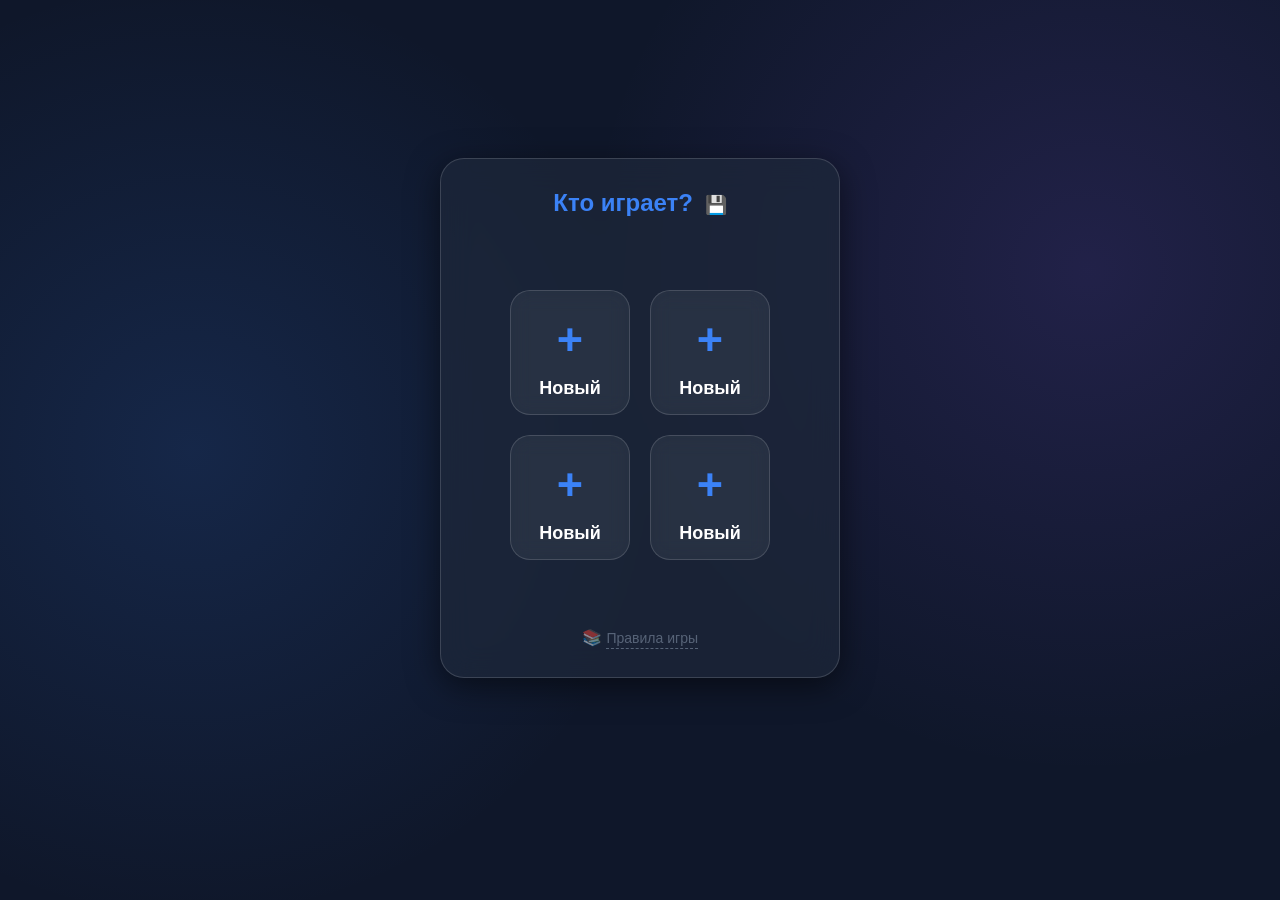
<file: index.html>
<!DOCTYPE html> <!-- 156 --> <!-- Американский английский --> <!-- Пульсары (деньги для обмена) --> 
<html lang="ru">
<head>
<meta charset="UTF-8">
<meta name="viewport" content="width=device-width, initial-scale=1.0, maximum-scale=1.0, user-scalable=no">
<meta name="apple-mobile-web-app-status-bar-style" content="default">
<meta name="theme-color" content="#1f4e9c">
<link rel="icon" href="favicon.ico" type="image/x-icon">
<title>Англомания</title>
<link rel="stylesheet" href="css/styles.css">
<link rel="manifest" href="manifest.json">
</head>
<body>

<div id="toast-top-container" class="toast-container"></div>
<div id="toast-bottom-container" class="toast-container"></div>
  
<!-- Верхняя панель -->
<div class="top-bar">
  <div style="display:flex; align-items:center; gap:15px;">
    <button onclick="goHome()" style="background:none; border:none; font-size:24px; cursor:pointer;">🏠</button>
    <div class="top-stats">
      <div class="stat-item">⭐ <span id="ui-stars">0</span></div>
      <div class="stat-item">🔥 <span id="ui-streak">0</span></div>
    </div>
  </div>
  
  <div style="display: flex; gap: 15px; align-items: center;">
    <!-- МАЛЕНЬКАЯ АВАТАРКА В ШАПКЕ -->
    <div id="top-bar-avatar" onclick="openPetInfoModal()" style="font-size: 24px; cursor: pointer; line-height: 1;" title="Профиль">🐲</div>
    <!-- Кнопка достижений -->
    <button onclick="openAchievements()" style="background:none; border:none; font-size:24px; cursor:pointer;" title="Достижения">🏆</button>
    <!-- Кнопка смены игрока -->
    <button onclick="logout()" style="background:none; border:none; font-size:24px; cursor:pointer;" title="Сменить игрока">👥</button>
  </div>
  
</div>

<div id="cycle-warning-banner" style="display:none;">⚠️ Последнее воскресенье цикла! Обменяй звёзды до 23:59, иначе они сгорят!</div>

<!-- МОДАЛЬНОЕ ОКНО ВЫБОРА ПИТОМЦА -->
<div id="pet-selector-modal" class="modal-overlay">
  <div class="modal-content">
    <h2 class="modal-title">Выбери своего питомца</h2>
    
    <h4 style="margin: 10px 0;">Животные:</h4>
    <div class="grid-selector" id="pet-grid"></div>
    
    <h4 style="margin: 10px 0;">Аксессуары:</h4>
    <div class="grid-selector" id="acc-grid"></div>
    
    <button class="menu-btn btn-green" style="justify-content: center;" onclick="closePetSelector()">Готово</button>
  </div>
</div>
  
<div class="content-wrapper">
    <!-- ЭКРАН ВХОДА (АВТОРИЗАЦИЯ) -->
  <div id="auth-view" class="view" style="display: flex; align-items: center; justify-content: center;">
    <div class="quiz-menu">
      <h2 style="text-align: center; color: var(--main-color); margin-top: 0;" id="auth-title">Кто играет?</h2>
      
      <!-- Список профилей -->
      <div id="profiles-list"></div>
      
      <!-- Форма ввода ПИН-кода -->
      <div id="pin-pad-container" style="display: none; text-align: center;">
        <div style="font-size: 20px; font-weight: bold; margin-bottom: 10px;" id="pin-pet-name">Введи ПИН-код</div>
        <div id="pin-dots" style="font-size: 30px; letter-spacing: 10px; margin-bottom: 15px; color: var(--main-color);">⚪⚪⚪⚪</div>
        
        <div id="pin-grid" style="display: grid; grid-template-columns: repeat(3, 1fr); gap: 10px; margin-bottom: 15px;">
          <!-- Кнопки будут сгенерированы JS -->
        </div>
        <button class="menu-btn" style="background: rgba(255,255,255,0.05); border: 1px solid rgba(255,255,255,0.1); box-shadow: 0 5px 0 rgba(0,0,0,0.2); color: var(--text-muted); padding: 10px; font-size: 16px; justify-content: center;" onclick="cancelPin()">Отмена</button>
      </div>

      <!-- Создание нового профиля -->
      <div id="create-profile-container" style="display: none; flex-direction: column; gap: 15px;">
        <div style="text-align: center;">
          <div id="new-pet-preview" style="font-size: 60px; margin-bottom: 10px;">❓</div>
          <input type="text" id="new-profile-name" placeholder="Введи имя" oninput="previewNewPet()" style="width: 100%; padding: 12px; font-size: 18px; border: 2px solid var(--main-color); border-radius: 12px; text-align: center;">
        </div>
        <button class="menu-btn" style="background: rgba(255,255,255,0.1); border: 1px solid rgba(255,255,255,0.2); box-shadow: 0 5px 0 rgba(0,0,0,0.3); justify-content: center;" onclick="startPinCreation()">Придумать PIN-код</button>
        <button class="menu-btn" style="background: rgba(255,255,255,0.05); border: 1px solid rgba(255,255,255,0.1); box-shadow: 0 5px 0 rgba(0,0,0,0.2); color: var(--text-muted); padding: 10px; font-size: 16px; justify-content: center;" onclick="cancelCreate()">Отмена</button>
      </div>

      <div style="margin-top: 25px; text-align: center; width: 100%; display: flex; justify-content: center; align-items: center; gap: 15px;" id="auth-rules-link">
        <span style="opacity: 0.5">📚</span> 
        <a href="rules.html" target="_blank" style="color: var(--text-muted); font-size: 14px; text-decoration: none; border-bottom: 1px dashed var(--text-muted); padding-bottom: 2px; opacity: 0.5;">Правила игры</a>
      </div>
    </div>
  </div>
  <!-- 1. ГЛАВНАЯ (ДАШБОРД) -->
  <div id="dashboard-view" class="view" style="display:flex;">
    
    <!-- Оборачиваем кнопки в контейнер, как в меню игры -->
    <div class="quiz-menu">
      <h2>Меню</h2>
      <button id="menu-btn-tasks" class="menu-btn btn-tasks" onclick="openTasks()">
        <span class="menu-icon">📚</span> Задания
      </button>
      <button id="menu-btn-trainer" class="menu-btn btn-trainer" onclick="startTrainer()">
        <span class="menu-icon">🏠</span> Тренажер
      </button>
      <button id="menu-btn-quiz" class="menu-btn btn-quiz" onclick="openQuiz()">
        <span class="menu-icon">🏆</span> Проверка знаний
      </button>
      <button id="menu-btn-neptune" class="menu-btn" onclick="openNeptune()" style="background: linear-gradient(135deg, #0f172a, #1e1b4b); box-shadow: 0 6px 0 #000, 0 10px 20px rgba(0, 0, 0, 0.6); border: 1px solid #3b82f6;">
        <span class="menu-icon">🚀</span> Нептун
      </button>
    </div>
  </div>

  <!-- НОВАЯ СТРАНИЦА: ДОСТИЖЕНИЯ -->
  <div id="achievements-view" class="view">
    <div class="quiz-menu">
      <div style="width: 100%; display: flex; justify-content: flex-start; margin-bottom: 15px;">
        <button class="btn-exit" onclick="goHome()">← Назад</button>
      </div>
      <h2 style="text-align: center; margin-bottom: 20px;">Достижения</h2>
      
      <div id="coins-block" style="background: rgba(251, 191, 36, 0.1); padding:15px; border-radius:12px; margin-bottom:20px; border: 1px solid var(--gold); box-shadow: 0 0 15px rgba(251, 191, 36, 0.2);">
        <div style="display:flex; justify-content:space-between; align-items:center; margin-bottom:10px;">
          <span style="font-size:16px; font-weight:bold; color: #fff; display: flex; align-items: center; gap: 5px;">
            <img src="img/ruble.png" style="width: 24px; height: 24px; vertical-align: middle;"> Пульсары:
          </span>
          <span id="coins-count" style="font-size:20px; font-weight:bold; color: var(--gold);">0</span>
        </div>
        <button id="exchange-btn" class="menu-btn" style="display:none; background:#f59e0b; box-shadow: 0 5px 0 #b45309; justify-content:center;" onclick="openExchangeModal()">🔄 Обменять звёзды</button>
        <div id="exchange-timer" style="text-align:center; font-size:15px; font-weight:bold; margin-top:10px; color:var(--text-muted);"></div>
        <div style="text-align:center; margin-top:10px;">
          <a onclick="openParentMode()" style="color:#666; font-size:12px; cursor:pointer;">🔒</a>
        </div>
      </div>
      
      <!-- Список достижений (без внутреннего скролла) -->
      <div id="achievements-list" style="display:flex; flex-direction:column; gap:10px;">
        <!-- Список достижений генерируется в JS -->
      </div>
    </div>
  </div>
  

  <!-- 2. ТРЕНАЖЕР -->
  <div id="trainer-view" class="view">
    <div class="trainer-card" id="trainer-card-container"></div>
  </div>

  <!-- 3. СПИСОК ЗАДАНИЙ -->
  <div id="tasks-view" class="view" style="display:none;">
    
    <div class="quiz-menu">
      <div style="width: 100%; display: flex; justify-content: flex-start; margin-bottom: 15px;">
        <button class="btn-exit" onclick="goHome()">← Назад</button>
      </div>
      
      <h2 style="text-align: center; margin-bottom: 20px;">Выберите тему</h2>
      
      <div class="category-list" id="category-list-container" style="width: 100%;"></div>
    </div>
    
  </div>

  <!-- 3.1 КАРТОЧКИ КАТЕГОРИИ -->
  <div id="category-view" class="view" style="display:none; max-width: 1000px; margin: 0 auto;">
    <div style="display:flex; justify-content:space-between; width:100%; margin-bottom:10px;">
      <button class="action-btn" style="width:auto; padding:8px 15px; font-size:14px; background:#e0e7ff; color:var(--main-color);" onclick="openTasks()">← Назад</button>
      <button class="action-btn" style="width:auto; padding:8px 15px; font-size:14px; background:var(--gold); color:#000;" onclick="shuffleCategory()">🔀 Перемешать</button>
    </div>
    <h2 style="color:var(--main-color); margin-top:0;" id="category-title">Тема</h2>
    <div class="cards-grid" id="category-cards-container"></div>
  </div>

  <!-- 4. ИГРА (УГАДАЙКА) -->
  <div id="quiz-view" class="view">
    
    <div class="quiz-menu" style="height: 680px" id="quiz-menu">
      <div style="width: 100%; display: flex; justify-content: flex-start; margin-bottom: 15px;">
        <button class="btn-exit" onclick="goHome()">← Назад</button>
      </div>
      <h2 style="text-align: center; margin-bottom: 20px;">Выберите режим</h2>
      <!-- Дальше идут кнопки режимов... -->
      <button class="menu-btn btn-purple" onclick="startQuiz(1)">
        <span class="menu-icon">👁️</span> Вижу слово
      </button>
      <button class="menu-btn btn-green" onclick="startQuiz(2)">
        <span class="menu-icon">👂</span> Слышу слово
      </button>
      <button class="menu-btn btn-orange" onclick="startQuiz(3)">
        <span class="menu-icon">🗣️</span> Вижу перевод
      </button>
      <button class="menu-btn" onclick="openSpelling()" style="background: #0ea5e9; box-shadow: 0 5px 0 #0369a1;">
        <span class="menu-icon">✍️</span> Правописание
      </button>
      <button class="menu-btn" onclick="openConstructor()" style="background: #14b8a6; box-shadow: 0 5px 0 #0f766e;">
        <span class="menu-icon">🧩</span> Конструктор
      </button>
      <button class="menu-btn" onclick="openConnect()" style="background: #e11d48; box-shadow: 0 5px 0 #9f1239;">
        <span class="menu-icon">🔗</span> Свяжи пару
      </button>
    </div>

    <div class="quiz-play" id="quiz-play" style="width: 100%;">
      <div style="display:flex; justify-content:space-between; width: 100%; align-items:center;">
        <button class="btn-exit" onclick="openQuiz()">← Выйти</button>
        <span id="quiz-score" style="font-weight:bold; font-size:18px; color:var(--green);">Правильно: 0/10</span>
      </div>
      <div class="quiz-question" id="quiz-question" style="margin-top: auto;">Вопрос</div>
      <button id="quiz-sound-btn" style="display:none; font-size:60px; background:#fff; border:3px solid var(--main-color); border-radius:50%; width:100px; height:100px; cursor:pointer; margin: auto; box-shadow: 0 5px 0 var(--main-color);" onclick="speakWord(currentQuizCard.word)">🔊</button>
      <div class="quiz-options" id="quiz-options" style="margin-top: auto;"></div>
    </div>

  </div>
  
     <!-- ИГРА (ПРАВОПИСАНИЕ) -->
  <div id="spelling-view" class="view">
    <div class="quiz-menu">

      <!-- НОВАЯ ШАПКА -->
      <div style="width: 100%; display: flex; justify-content: space-between; align-items: center; margin-bottom: 25px;">
        <button class="btn-exit" onclick="openQuiz()">← Выйти</button>
        <span id="spelling-score" style="font-weight: bold; color: var(--green); font-size: 18px;">Правильно: 0/10</span>
      </div>
      
      <!-- НОВАЯ ШАПКА 
      <div style="display:flex; justify-content:space-between; width: 100%; align-items:center; margin-bottom: 15px;">
        <button class="btn-exit" onclick="openQuiz()">← Выйти</button>
        <span id="spelling-score" style="font-weight:bold; font-size:18px; color:var(--green);">Правильно: 0/10</span>
      </div>-->

      <!-- Переключатель сложности -->
      <div class="v5-tabs" style="margin-bottom: 20px;">
        <div id="mode-easy-btn" class="v5-tab active" onclick="setSpellingMode('easy')">Легкий</div>
        <div id="mode-hard-btn" class="v5-tab" onclick="setSpellingMode('hard')">Сложный</div>
      </div>

      <!-- Кнопка звука -->
      <button id="spelling-sound-btn" style="font-size: 60px; background: #fff; border: 3px solid var(--main-color); border-radius: 50%; width: 100px; height: 100px; cursor: pointer; margin: 0 auto 15px auto; box-shadow: 0 5px 0 var(--main-color); display: block;" onclick="speakWord(currentSpellingCard.word)">🔊</button>

      <!-- Подсказка -->
      <div id="spelling-hint" style="text-align: center; font-size: 24px; font-weight: bold; letter-spacing: 5px; color: #d97706; margin-bottom: 15px; min-height: 30px;"></div>

      <!-- Поля ввода -->
      <input type="text" id="spelling-en-input" class="spelling-input" placeholder="Напиши на английском...">
      <div id="spelling-ru-text" class="spelling-input" style="display: block; pointer-events: none; border-style: dashed; opacity: 0.8;"></div>
      <input type="text" id="spelling-ru-input" class="spelling-input" placeholder="Напиши перевод..." style="display: none;">

      <!-- Кнопка Проверить -->
      <button id="spelling-submit-btn" class="menu-btn" style="justify-content: center; background: #8b5cf6; box-shadow: 0 5px 0 #6d28d9; position: relative; overflow: hidden; margin-top: auto;" onclick="checkSpelling()">
        Проверить
        <div class="cooldown-bar" id="spelling-cooldown"></div>
      </button>
    </div>
  </div>
</div>

 <!-- МОДАЛКА ОБМЕНА -->
<div id="exchange-modal" class="modal-overlay">
  <div class="modal-content">
    <h2 class="modal-title">Обмен звёзд</h2>
    <p style="text-align:center;">У тебя: <b><span id="exchange-stars">0</span> ⭐</b></p>
    <input type="number" id="exchange-amount" class="spelling-input" min="100" step="1" oninput="previewExchange()" placeholder="Сколько звёзд обменять?" style="margin-bottom:10px;">
    <p style="margin:5px 0; text-align:center;">Ставка: <span id="exchange-rate">—</span></p>
    <p style="margin:5px 0; text-align:center; display: flex; justify-content: center; align-items: center; gap: 5px;">
      Получишь: <b><span id="exchange-coins">0</span></b> 
      <img src="img/ruble.png" style="width: 20px; height: 20px;">
    </p>
    <p style="color:#888; font-size:12px; margin:10px 0; text-align:center;">Обмен — только в воскресенье с 10:00 до 23:59.<br>После обмена новый цикл начнётся с понедельника.</p>
    <button class="menu-btn btn-green" style="justify-content:center;" onclick="confirmExchange()">Обменять</button>
    <button class="menu-btn" style="background:#ccc; box-shadow:0 5px 0 #999; color:#333; justify-content:center;" onclick="closeExchangeModal()">Отмена</button>
  </div>
</div>

<!-- МОДАЛКА РОДИТЕЛЬСКОГО РЕЖИМА -->
<div id="parent-modal" class="modal-overlay">
  <div class="modal-content">
    <h2 class="modal-title">🔒</h2>
    <div id="parent-auth">
      <p style="text-align:center; color:#666; font-size:14px;">Введите пароль для доступа</p>
      <input type="password" id="parent-password" class="spelling-input" placeholder="Пароль" onkeydown="if(event.key==='Enter') verifyParentPassword()">
      <button class="menu-btn btn-green" style="justify-content:center;" onclick="verifyParentPassword()">Войти</button>
      <button class="menu-btn" style="background:#ccc; box-shadow:0 5px 0 #999; color:#333; justify-content:center;" onclick="closeParentModal()">Отмена</button>
    </div>
    <div id="parent-content" style="display:none;">
      <p style="display: flex; align-items: center; gap: 5px;">
        Пульсаров к выплате: <b><span id="parent-coins">0</span></b> 
        <img src="img/ruble.png" style="width: 20px; height: 20px;">
      </p>
      <p>Выплачено за всё время: <b><span id="parent-paid">0</span></b> ₽</p>
      <p id="parent-not-avail" style="display:none; color:#d97706; text-align:center; font-size:14px;">Выплата доступна только в воскресенье с 10:00 до 23:59.</p>
      <button id="parent-payout-btn" class="menu-btn btn-green" style="justify-content:center;" onclick="payoutCoins()">💰 Выплатить и обнулить</button>
      <button class="menu-btn" style="background:#ccc; box-shadow:0 5px 0 #999; color:#333; justify-content:center;" onclick="closeParentModal()">Закрыть</button>
    </div>
  </div>
</div> 
<!-- МОДАЛКА ПРОФИЛЯ ПИТОМЦА -->
<div id="pet-info-modal" class="modal-overlay">
  <div class="modal-content" style="text-align: center;">
    <h2 class="modal-title" style="display: flex; justify-content: center; align-items: center; gap: 15px;">
      Мой профиль 
      <span onclick="location.href='save.html'" style="cursor: pointer; font-size: 18px; transition: transform 0.2s;" onmouseover="this.style.transform='scale(1.2)'" onmouseout="this.style.transform='scale(1)'" title="Сохранить профиль">💾</span>
    </h2>
    <!-- Сюда мы переносим старый контейнер питомца -->
    <div id="pet-box" class="pet-container" style="box-shadow: none; border: none; background: transparent; padding: 0; margin-bottom: 20px;"></div>
    <button class="menu-btn" style="background: rgba(255,255,255,0.1); border: 1px solid rgba(255,255,255,0.2); box-shadow: 0 5px 0 rgba(0,0,0,0.3); justify-content:center;" onclick="closePetInfoModal()">Закрыть</button>
  </div>
</div>

<script src="js/data.js"></script>
<script src="js/tenses_data.js"></script>
<script src="js/connect.js"></script>
<script src="js/parent-config.js"></script>
<script src="js/app.js"></script>
<script src="js/constructor.js"></script>
<script src="js/pet.js"></script>
<script src="js/cycle.js"></script>
<script src="js/parent.js"></script>
<script src="js/trainer.js"></script>
<script src="js/tasks.js"></script>
<script src="js/quiz.js"></script>
<script src="js/spelling.js"></script>
<script src="js/neptune.js"></script>
</body>
</html>
</file>
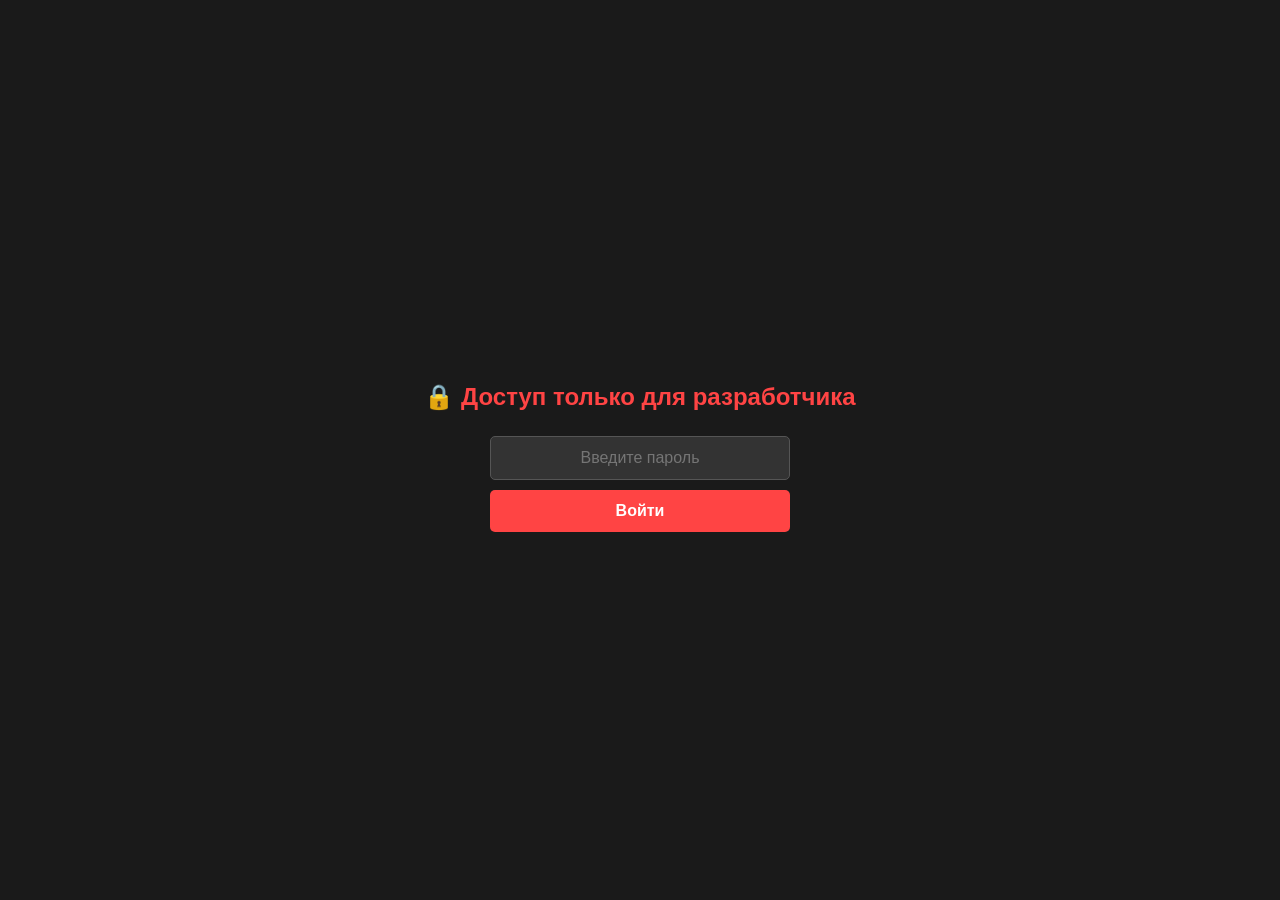
<file: cheats.html>
<!DOCTYPE html>
<html lang="ru">
<head>
<meta charset="UTF-8">
<meta name="viewport" content="width=device-width, initial-scale=1.0">
<title>Читы разработчика</title>
<style>
  body { font-family: Arial, sans-serif; background: #1a1a1a; color: #fff; padding: 20px; max-width: 600px; margin: 0 auto; }
  h1 { color: #ff4444; text-align: center; }
  .card { background: #2a2a2a; padding: 15px; border-radius: 10px; margin-bottom: 15px; border: 1px solid #444; }
  h3 { margin-top: 0; color: #fff; }
  input, select, button { width: 100%; padding: 12px; margin: 5px 0; border-radius: 5px; border: none; box-sizing: border-box; font-size: 16px; }
  input, select { background: #333; color: #fff; border: 1px solid #555; }
  button { background: #ff4444; color: #fff; font-weight: bold; cursor: pointer; transition: 0.2s; }
  button:hover { background: #cc0000; }
  .btn-green { background: #28a745; } .btn-green:hover { background: #218838; }
  .btn-grey { background: #555; } .btn-grey:hover { background: #444; }
  .btn-blue { background: #2563eb; } .btn-blue:hover { background: #1d4ed8; }
  p.desc { font-size: 12px; color: #aaa; margin-top: 5px; }
  
  #password-overlay {
    position: fixed; top: 0; left: 0; width: 100%; height: 100%;
    background: #1a1a1a; z-index: 9999; display: flex; flex-direction: column;
    align-items: center; justify-content: center; padding: 20px; box-sizing: border-box;
  }
</style>
</head>
<body>

<!-- ЭКРАН БЛОКИРОВКИ -->
<div id="password-overlay">
  <h2 style="color: #ff4444; text-align: center; margin-bottom: 20px;">🔒 Доступ только для разработчика</h2>
  <input type="password" id="cheat-password" placeholder="Введите пароль" style="width: 100%; max-width: 300px; text-align: center;">
  <button onclick="checkCheatPassword()" style="width: 100%; max-width: 300px;">Войти</button>
</div>

<!-- СЮДА ЗАГРУЗИТСЯ КОНТЕНТ -->
<div id="main-content" style="display: none;"></div>

<script src="js/parent-config.js"></script>
<script>
  let isContentLoaded = false;

  function checkCheatPassword() {
    const pwd = document.getElementById('cheat-password').value;
    
    // Проверка пароля
    if (btoa(pwd) === PARENT_PASSWORD_B64) {
      document.getElementById('cheat-password').value = '';
      document.getElementById('password-overlay').innerHTML = '<h2 style="color: #28a745;">✅ Доступ разрешен. Загрузка...</h2>';
      
      // Если скрипт уже загружен, просто показываем
      if (isContentLoaded) {
        document.getElementById('password-overlay').style.display = 'none';
        document.getElementById('main-content').style.display = 'block';
        return;
      }

      // Динамически подгружаем защищенный JS-файл
      const script = document.createElement('script');
      
      script.src = atob('anMvY2hpdHMtY29udGVudC5qcw=='); 
      
      script.onload = () => {
        isContentLoaded = true;
        initChitsUI(); // Отрисовываем интерфейс из JS-файла
        document.getElementById('password-overlay').style.display = 'none';
        document.getElementById('main-content').style.display = 'block';
      };
      
      script.onerror = () => {
        alert('❌ Ошибка загрузки защищенного модуля. Проверьте подключение к интернету.');
      };
      
      document.body.appendChild(script);
      
    } else {
      alert('Неверный пароль!');
      document.getElementById('cheat-password').value = '';
    }
  }

  // Безопасное добавление обработчика Enter
  const pwdInput = document.getElementById('cheat-password');
  if (pwdInput) {
    pwdInput.addEventListener('keypress', function(e) {
      if (e.key === 'Enter') checkCheatPassword();
    });
  }
</script>
</body>
</html>
</file>
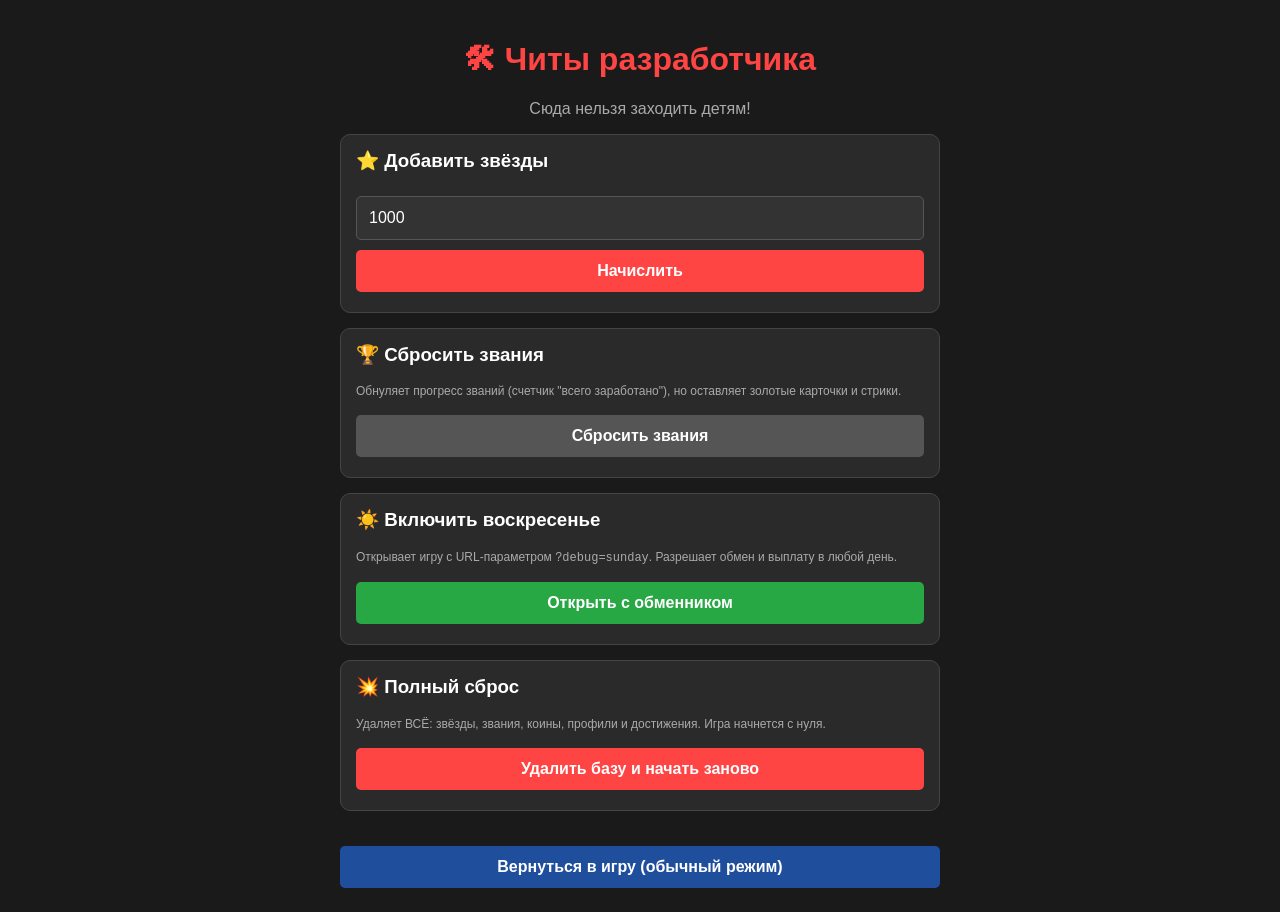
<file: chits.html>
<!DOCTYPE html>
<html lang="ru">
<head>
<meta charset="UTF-8">
<meta name="viewport" content="width=device-width, initial-scale=1.0">
<title>Читы разработчика</title>
<style>
  body { font-family: Arial, sans-serif; background: #1a1a1a; color: #fff; padding: 20px; max-width: 600px; margin: 0 auto; }
  h1 { color: #ff4444; text-align: center; }
  .card { background: #2a2a2a; padding: 15px; border-radius: 10px; margin-bottom: 15px; border: 1px solid #444; }
  h3 { margin-top: 0; color: #fff; }
  input, button { width: 100%; padding: 12px; margin: 5px 0; border-radius: 5px; border: none; box-sizing: border-box; font-size: 16px; }
  input { background: #333; color: #fff; border: 1px solid #555; }
  button { background: #ff4444; color: #fff; font-weight: bold; cursor: pointer; transition: 0.2s; }
  button:hover { background: #cc0000; }
  .btn-green { background: #28a745; }
  .btn-green:hover { background: #218838; }
  .btn-grey { background: #555; }
  .btn-grey:hover { background: #444; }
  p.desc { font-size: 12px; color: #aaa; margin-top: 5px; }
</style>
</head>
<body>
  <h1>🛠 Читы разработчика</h1>
  <p style="text-align:center; color:#aaa;">Сюда нельзя заходить детям!</p>

  <div class="card">
    <h3>⭐ Добавить звёзды</h3>
    <input type="number" id="stars-amount" placeholder="Сколько звёзд?" value="1000">
    <button onclick="addCheatStars()">Начислить</button>
  </div>

  <div class="card">
    <h3>🏆 Сбросить звания</h3>
    <p class="desc">Обнуляет прогресс званий (счетчик "всего заработано"), но оставляет золотые карточки и стрики.</p>
    <button onclick="resetRanks()" class="btn-grey">Сбросить звания</button>
  </div>

  <div class="card">
    <h3>☀️ Включить воскресенье</h3>
    <p class="desc">Открывает игру с URL-параметром <code>?debug=sunday</code>. Разрешает обмен и выплату в любой день.</p>
    <button onclick="location.href='index.html?debug=sunday'" class="btn-green">Открыть с обменником</button>
  </div>

  <div class="card">
    <h3>💥 Полный сброс</h3>
    <p class="desc">Удаляет ВСЁ: звёзды, звания, коины, профили и достижения. Игра начнется с нуля.</p>
    <button onclick="hardReset()">Удалить базу и начать заново</button>
  </div>

  <button onclick="location.href='index.html'" style="background:#1f4e9c; margin-top:20px;">Вернуться в игру (обычный режим)</button>

<script>
  function getState() {
    const db = JSON.parse(localStorage.getItem('eng_db'));
    if (!db || !db.lastActive) { alert("Сначала зайди в профиль в игре!"); return null; }
    return { db: db, profile: db.profiles[db.lastActive] };
  }

  function saveState(db) {
    localStorage.setItem('eng_db', JSON.stringify(db));
    alert("Готово! Можешь возвращаться в игру.");
  }

  function addCheatStars() {
    const data = getState();
    if (!data) return;
    const amount = parseInt(document.getElementById('stars-amount').value);
    data.profile.stars = (data.profile.stars || 0) + amount;
    data.profile.totalStarsEarned = (data.profile.totalStarsEarned || 0) + amount;
    saveState(data.db);
  }

  function resetRanks() {
    if (!confirm("Сбросить все звания? Звезды и прогресс званий обнулятся.")) return;
    const data = getState();
    if (!data) return;
    
    data.profile.stars = 0;
    data.profile.totalStarsEarned = 0;
    data.profile.dailyEarned = 0;
    
    // Удаляем достижения за звания (начинаются с 'lvl_')
    if (data.profile.achievements) {
        data.profile.achievements = data.profile.achievements.filter(id => !id.startsWith('lvl_'));
    }
    
    saveState(data.db);
    location.href = 'index.html';
  }

  function hardReset() {
    if (!confirm("ВНИМАНИЕ! Это удалит ВСЕХ игроков и весь прогресс. Вы уверены?")) return;
    localStorage.removeItem('eng_db');
    sessionStorage.clear();
    location.href = 'index.html';
  }
</script>
</body>
</html>
</file>
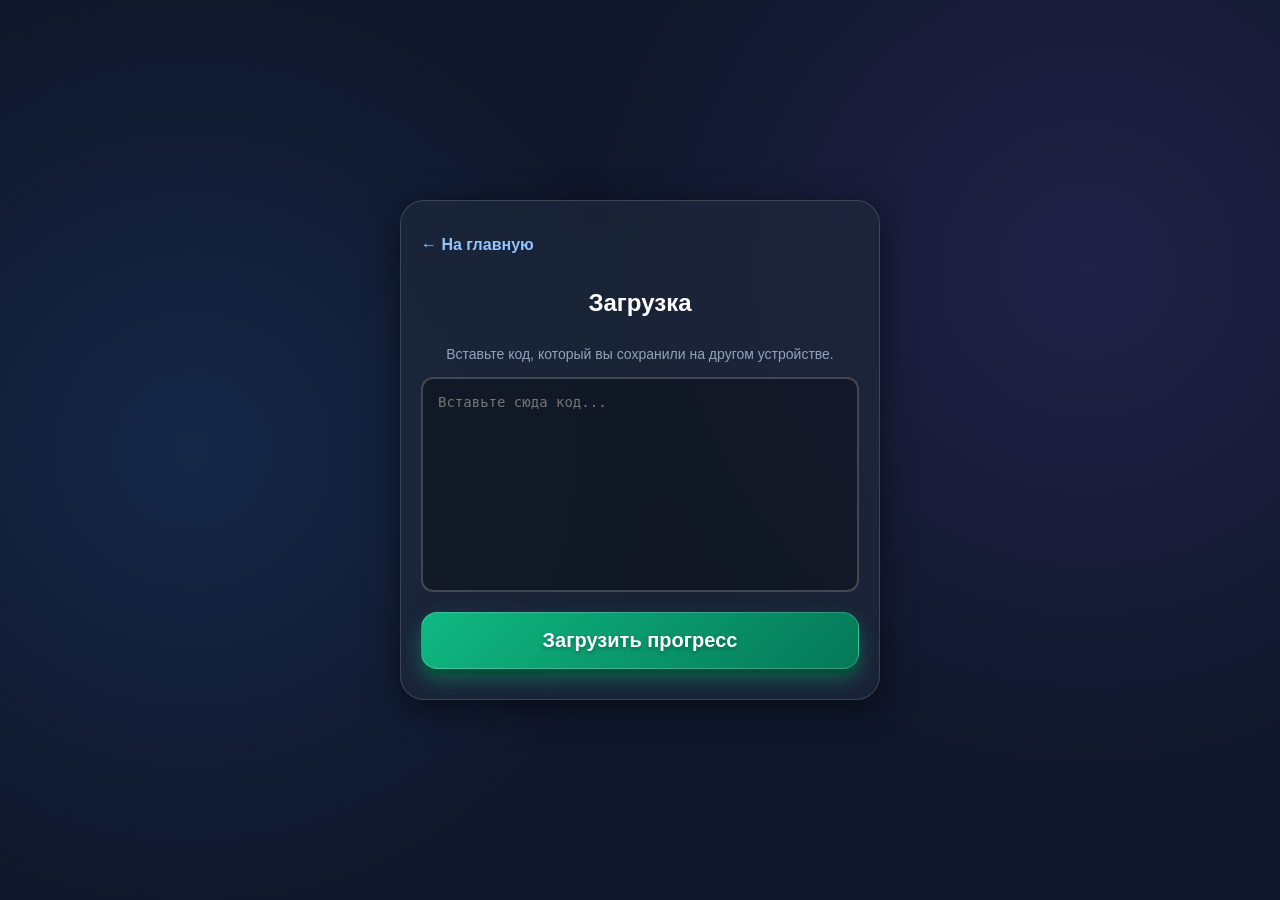
<file: load.html>
<!DOCTYPE html>
<html lang="ru">
<head>
<meta charset="UTF-8">
<meta name="viewport" content="width=device-width, initial-scale=1.0, maximum-scale=1.0, user-scalable=no">
<title>Загрузка профиля | Англомания</title>
<link rel="stylesheet" href="css/styles.css">
<style>
  body { background-color: var(--bg-color); display: flex; align-items: center; justify-content: center; min-height: 100vh; margin: 0; }
  .transfer-card {
    width: 100%; max-width: 480px; height: 500px;
    display: flex; flex-direction: column; align-items: center; justify-content: flex-start;
    background: var(--glass-bg); backdrop-filter: blur(16px); -webkit-backdrop-filter: blur(16px);
    border: 1px solid var(--glass-border); border-radius: 24px; box-shadow: var(--glass-shadow);
    padding: 30px 20px; box-sizing: border-box;
  }
  .transfer-textarea {
    width: 100%; height: 250px; padding: 15px;
    background: rgba(0,0,0,0.3); border: 2px solid rgba(255,255,255,0.2);
    border-radius: 12px; color: #fff; font-family: monospace; font-size: 14px;
    resize: none; outline: none; margin-bottom: 20px; box-sizing: border-box;
  }
  .transfer-textarea:focus { border-color: var(--main-color); box-shadow: 0 0 15px rgba(59, 130, 246, 0.3); }
</style>
</head>
<body>

<div class="transfer-card">
  <div style="width: 100%; display: flex; justify-content: flex-start; margin-bottom: 10px;">
    <button class="btn-exit" onclick="location.href='index.html'">← На главную</button>
  </div>

  <h2 style="text-align: center; margin-bottom: 15px; color: #fff;">Загрузка</h2>
  <p style="color: var(--text-muted); font-size: 14px; text-align: center; margin-bottom: 15px;">
    Вставьте код, который вы сохранили на другом устройстве.
  </p>

  <textarea id="import-code" class="transfer-textarea" placeholder="Вставьте сюда код..."></textarea>
  
  <button class="menu-btn btn-green" style="justify-content: center; margin-top: auto;" onclick="importCode()">Загрузить прогресс</button>
</div>

<script>
  function importCode() {
    const code = document.getElementById('import-code').value.trim();
    if (!code) { alert("Вставьте код в поле!"); return; }

    try {
      const jsonStr = decodeURIComponent(escape(atob(code)));
      const importObj = JSON.parse(jsonStr);
      const importName = importObj.name;
      const importData = importObj.data;

      if (!importName || !importData || !importData.pin) throw new Error("Неверный формат кода");

      // Всегда требуем ПИН-код
      const enteredPin = prompt(`Для загрузки профиля "${importName}" введите его ПИН-код:`);
      if (enteredPin !== importData.pin) {
        alert("❌ Неверный ПИН-код! Доступ запрещен."); return;
      }

      let db = JSON.parse(localStorage.getItem('eng_db')) || { profiles: {}, lastActive: null };

      if (db.profiles[importName]) {
        if (!confirm(`Профиль "${importName}" уже существует.\n\nПерезаписать его текущий прогресс данными из кода?`)) return;
      } else {
        if (Object.keys(db.profiles).length >= 4) {
          alert(`На этом устройстве уже 4 профиля. Удалите один, чтобы добавить "${importName}".`); return;
        }
      }

      db.profiles[importName] = importData;
      db.lastActive = importName;
      localStorage.setItem('eng_db', JSON.stringify(db));
      
      alert(`✅ Прогресс игрока "${importName}" успешно загружен! Сейчас вы вернетесь на главную.`);
      location.href = 'index.html';
      
    } catch (e) {
      alert("❌ Ошибка! Код поврежден или вставлен не полностью.");
    }
  }
</script>
</body>
</html>
</file>
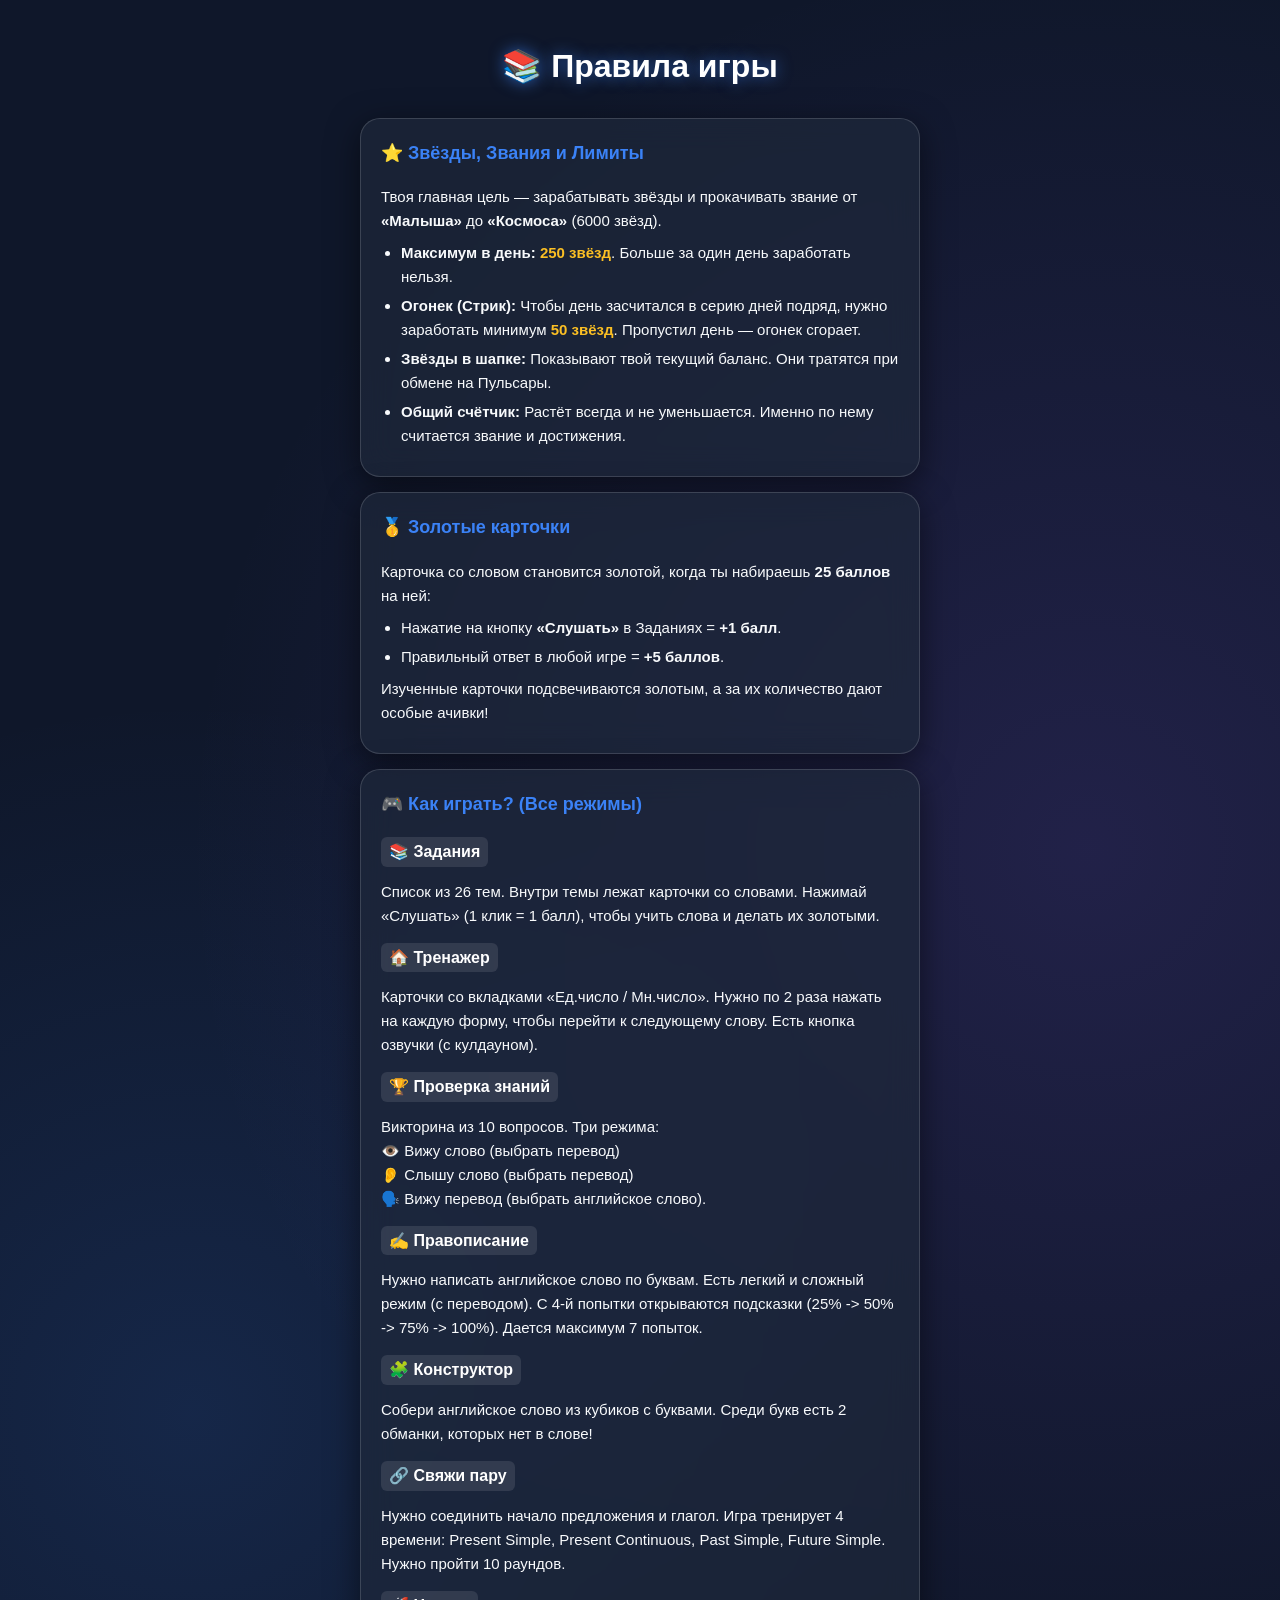
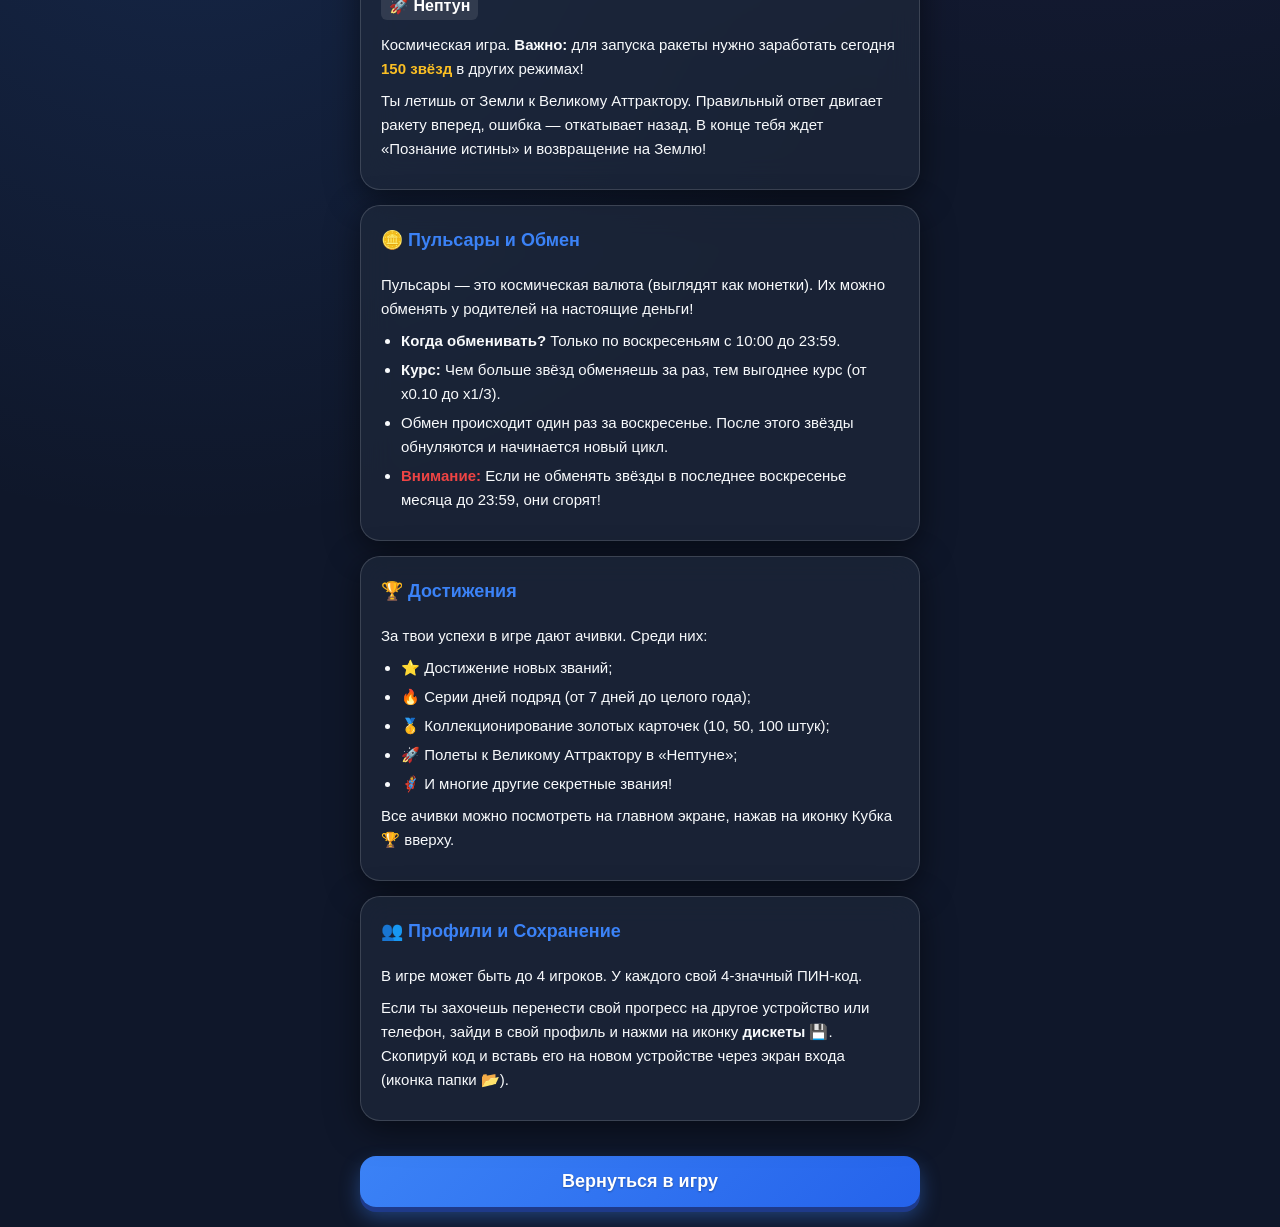
<file: rules.html>
<!DOCTYPE html>
<html lang="ru">
<head>
<meta charset="UTF-8">
<meta name="viewport" content="width=device-width, initial-scale=1.0">
<title>Правила игры | Англомания</title>
<style>
  :root {
    --main-color: #3b82f6;
    --bg-color: #0f172a;
    --gold: #fbbf24;
    --green: #10b981;
    --red: #ef4444;
    --text-main: #f8fafc;
    --text-muted: #94a3b8;
    --glass-bg: rgba(30, 41, 59, 0.7);
    --glass-border: rgba(255, 255, 255, 0.15);
    --glass-shadow: 0 8px 32px 0 rgba(0, 0, 0, 0.5);
  }

  body { 
    font-family: Arial, "Segoe UI", sans-serif; 
    background-color: var(--bg-color); 
    background-image: radial-gradient(circle at 15% 50%, rgba(59, 130, 246, 0.15), transparent 40%),
                      radial-gradient(circle at 85% 30%, rgba(139, 92, 246, 0.15), transparent 40%);
    color: var(--text-main); 
    padding: 20px; 
    line-height: 1.6; 
    max-width: 600px; 
    margin: 0 auto; 
    min-height: 100vh;
    box-sizing: border-box;
  }

  h1 { 
    text-align: center; 
    color: #fff; 
    text-shadow: 0 0 15px rgba(59, 130, 246, 0.6);
    margin-bottom: 25px;
  }

  .card { 
    background: var(--glass-bg); 
    backdrop-filter: blur(16px); 
    -webkit-backdrop-filter: blur(16px);
    padding: 20px; 
    border-radius: 20px; 
    border: 1px solid var(--glass-border);
    box-shadow: var(--glass-shadow); 
    margin-bottom: 15px; 
  }

  h3 {
    margin-top: 0;
    color: var(--main-color);
    display: flex;
    align-items: center;
    gap: 8px;
    font-size: 18px;
  }

  p { margin: 8px 0; font-size: 15px; }
  ul { margin: 8px 0; padding-left: 20px; font-size: 15px; }
  li { margin-bottom: 5px; }

  .highlight { color: var(--gold); font-weight: bold; }
  .green { color: var(--green); font-weight: bold; }
  .red { color: var(--red); font-weight: bold; }
  
  .game-title {
    font-weight: bold;
    color: #fff;
    background: rgba(255,255,255,0.1);
    padding: 2px 8px;
    border-radius: 6px;
    display: inline-block;
    margin-bottom: 5px;
  }

  button { 
    background: linear-gradient(135deg, #3b82f6, #2563eb); 
    box-shadow: 0 5px 0 #1e3a8a, 0 10px 20px rgba(59, 130, 246, 0.4);
    color: #fff; 
    border: none; 
    padding: 15px; 
    border-radius: 16px; 
    font-size: 18px; 
    font-weight: bold; 
    width: 100%; 
    cursor: pointer; 
    margin-top: 20px; 
    transition: transform 0.1s;
    text-shadow: 0 1px 2px rgba(0,0,0,0.3);
  }

  button:active {
    transform: translateY(5px);
    box-shadow: 0 0 0 #1e3a8a;
  }
</style>
</head>
<body>
  <h1>📚 Правила игры</h1>
  
  <div class="card">
    <h3>⭐ Звёзды, Звания и Лимиты</h3>
    <p>Твоя главная цель — зарабатывать звёзды и прокачивать звание от <b>«Малыша»</b> до <b>«Космоса»</b> (6000 звёзд).</p>
    <ul>
      <li><b>Максимум в день:</b> <span class="highlight">250 звёзд</span>. Больше за один день заработать нельзя.</li>
      <li><b>Огонек (Стрик):</b> Чтобы день засчитался в серию дней подряд, нужно заработать минимум <span class="highlight">50 звёзд</span>. Пропустил день — огонек сгорает.</li>
      <li><b>Звёзды в шапке:</b> Показывают твой текущий баланс. Они тратятся при обмене на Пульсары.</li>
      <li><b>Общий счётчик:</b> Растёт всегда и не уменьшается. Именно по нему считается звание и достижения.</li>
    </ul>
  </div>

  <div class="card">
    <h3>🥇 Золотые карточки</h3>
    <p>Карточка со словом становится золотой, когда ты набираешь <b>25 баллов</b> на ней:</p>
    <ul>
      <li>Нажатие на кнопку <b>«Слушать»</b> в Заданиях = <b>+1 балл</b>.</li>
      <li>Правильный ответ в любой игре = <b>+5 баллов</b>.</li>
    </ul>
    <p>Изученные карточки подсвечиваются золотым, а за их количество дают особые ачивки!</p>
  </div>

  <div class="card">
    <h3>🎮 Как играть? (Все режимы)</h3>
    
    <div style="margin-bottom: 15px;">
      <div class="game-title">📚 Задания</div>
      <p>Список из 26 тем. Внутри темы лежат карточки со словами. Нажимай «Слушать» (1 клик = 1 балл), чтобы учить слова и делать их золотыми.</p>
    </div>

    <div style="margin-bottom: 15px;">
      <div class="game-title">🏠 Тренажер</div>
      <p>Карточки со вкладками «Ед.число / Мн.число». Нужно по 2 раза нажать на каждую форму, чтобы перейти к следующему слову. Есть кнопка озвучки (с кулдауном).</p>
    </div>

    <div style="margin-bottom: 15px;">
      <div class="game-title">🏆 Проверка знаний</div>
      <p>Викторина из 10 вопросов. Три режима: <br>👁️ Вижу слово (выбрать перевод) <br>👂 Слышу слово (выбрать перевод) <br>🗣️ Вижу перевод (выбрать английское слово).</p>
    </div>

    <div style="margin-bottom: 15px;">
      <div class="game-title">✍️ Правописание</div>
      <p>Нужно написать английское слово по буквам. Есть легкий и сложный режим (с переводом). С 4-й попытки открываются подсказки (25% -> 50% -> 75% -> 100%). Дается максимум 7 попыток.</p>
    </div>

    <div style="margin-bottom: 15px;">
      <div class="game-title">🧩 Конструктор</div>
      <p>Собери английское слово из кубиков с буквами. Среди букв есть 2 обманки, которых нет в слове!</p>
    </div>

    <div style="margin-bottom: 15px;">
      <div class="game-title">🔗 Свяжи пару</div>
      <p>Нужно соединить начало предложения и глагол. Игра тренирует 4 времени: Present Simple, Present Continuous, Past Simple, Future Simple. Нужно пройти 10 раундов.</p>
    </div>

    <div>
      <div class="game-title">🚀 Нептун</div>
      <p>Космическая игра. <b>Важно:</b> для запуска ракеты нужно заработать сегодня <span class="highlight">150 звёзд</span> в других режимах!</p>
      <p>Ты летишь от Земли к Великому Аттрактору. Правильный ответ двигает ракету вперед, ошибка — откатывает назад. В конце тебя ждет «Познание истины» и возвращение на Землю!</p>
    </div>
  </div>

  <div class="card">
    <h3>🪙 Пульсары и Обмен</h3>
    <p>Пульсары — это космическая валюта (выглядят как монетки). Их можно обменять у родителей на настоящие деньги!</p>
    <ul>
      <li><b>Когда обменивать?</b> Только по воскресеньям с 10:00 до 23:59.</li>
      <li><b>Курс:</b> Чем больше звёзд обменяешь за раз, тем выгоднее курс (от x0.10 до x1/3).</li>
      <li>Обмен происходит один раз за воскресенье. После этого звёзды обнуляются и начинается новый цикл.</li>
      <li><span class="red">Внимание:</span> Если не обменять звёзды в последнее воскресенье месяца до 23:59, они сгорят!</li>
    </ul>
  </div>

  <div class="card">
    <h3>🏆 Достижения</h3>
    <p>За твои успехи в игре дают ачивки. Среди них:</p>
    <ul>
      <li>⭐ Достижение новых званий;</li>
      <li>🔥 Серии дней подряд (от 7 дней до целого года);</li>
      <li>🥇 Коллекционирование золотых карточек (10, 50, 100 штук);</li>
      <li>🚀 Полеты к Великому Аттрактору в «Нептуне»;</li>
      <li>🦸 И многие другие секретные звания!</li>
    </ul>
    <p>Все ачивки можно посмотреть на главном экране, нажав на иконку Кубка 🏆 вверху.</p>
  </div>

  <div class="card">
    <h3>👥 Профили и Сохранение</h3>
    <p>В игре может быть до 4 игроков. У каждого свой 4-значный ПИН-код.</p>
    <p>Если ты захочешь перенести свой прогресс на другое устройство или телефон, зайди в свой профиль и нажми на иконку <b>дискеты 💾</b>. Скопируй код и вставь его на новом устройстве через экран входа (иконка папки 📂).</p>
  </div>

  <button onclick="location.href='index.html'">Вернуться в игру</button>
</body>
</html>
</file>
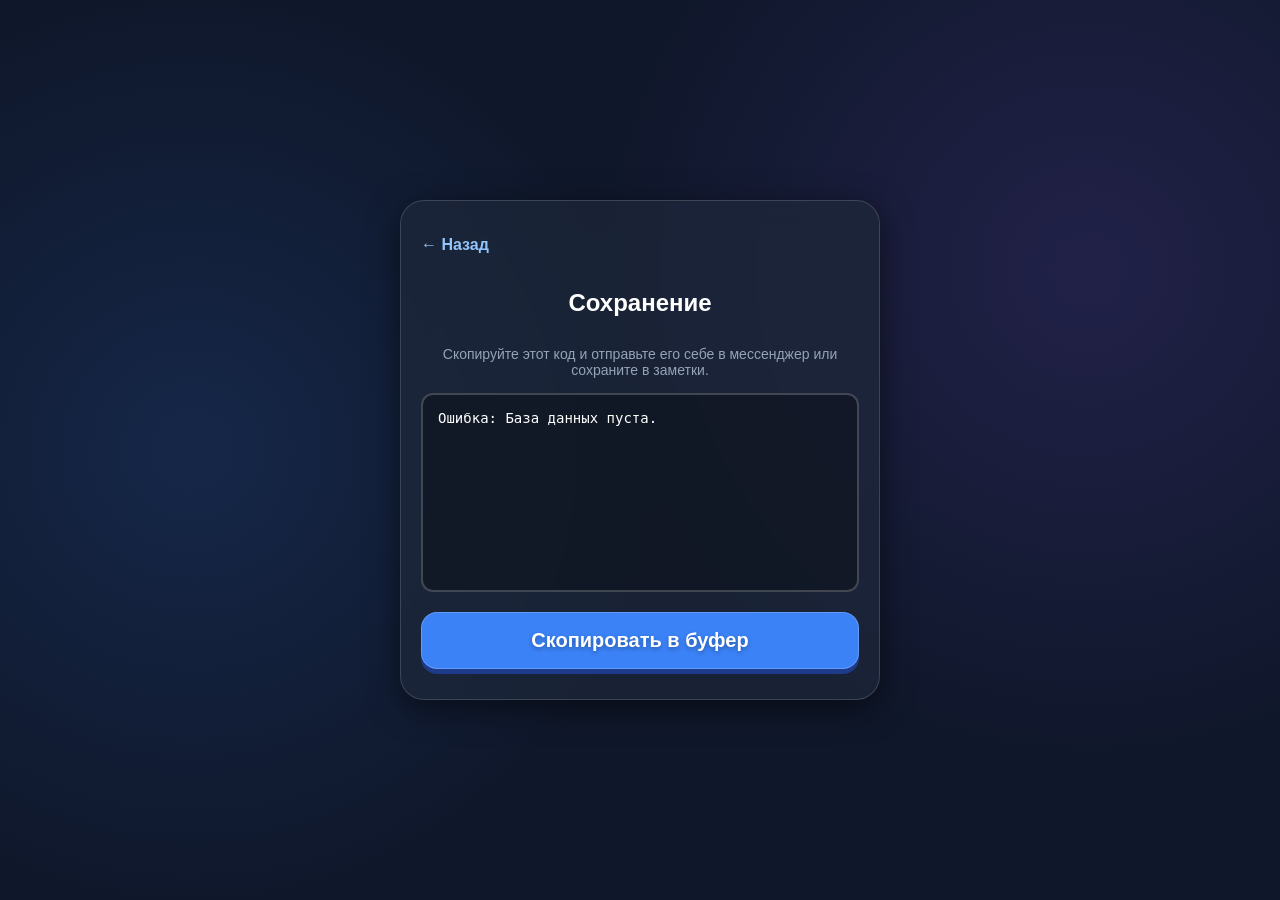
<file: save.html>
<!DOCTYPE html>
<html lang="ru">
<head>
<meta charset="UTF-8">
<meta name="viewport" content="width=device-width, initial-scale=1.0, maximum-scale=1.0, user-scalable=no">
<title>Сохранение профиля | Англомания</title>
<link rel="stylesheet" href="css/styles.css">
<style>
  body { background-color: var(--bg-color); display: flex; align-items: center; justify-content: center; min-height: 100vh; margin: 0; }
  .transfer-card {
    width: 100%; max-width: 480px; height: 500px;
    display: flex; flex-direction: column; align-items: center; justify-content: flex-start;
    background: var(--glass-bg); backdrop-filter: blur(16px); -webkit-backdrop-filter: blur(16px);
    border: 1px solid var(--glass-border); border-radius: 24px; box-shadow: var(--glass-shadow);
    padding: 30px 20px; box-sizing: border-box;
  }
  .transfer-textarea {
    width: 100%; height: 250px; padding: 15px;
    background: rgba(0,0,0,0.3); border: 2px solid rgba(255,255,255,0.2);
    border-radius: 12px; color: #fff; font-family: monospace; font-size: 14px;
    resize: none; outline: none; margin-bottom: 20px; box-sizing: border-box;
  }
  .transfer-textarea:focus { border-color: var(--main-color); box-shadow: 0 0 15px rgba(59, 130, 246, 0.3); }
</style>
</head>
<body>

<div class="transfer-card">
  <div style="width: 100%; display: flex; justify-content: flex-start; margin-bottom: 10px;">
    <button class="btn-exit" onclick="history.back()">← Назад</button>
  </div>

  <h2 style="text-align: center; margin-bottom: 15px; color: #fff;">Сохранение</h2>
  <p style="color: var(--text-muted); font-size: 14px; text-align: center; margin-bottom: 15px;">
    Скопируйте этот код и отправьте его себе в мессенджер или сохраните в заметки.
  </p>

  <textarea id="export-code" class="transfer-textarea" readonly placeholder="Генерация кода..."></textarea>
  
  <button class="menu-btn" style="background: #3b82f6; box-shadow: 0 5px 0 #1e3a8a; justify-content: center; margin-top: auto;" onclick="copyExportCode()">Скопировать в буфер</button>
</div>

<script>
  function generateExportCode() {
    const dbStr = localStorage.getItem('eng_db');
    if (!dbStr) {
      document.getElementById('export-code').value = "Ошибка: База данных пуста.";
      return;
    }
    const db = JSON.parse(dbStr);
    if (!db.lastActive || !db.profiles[db.lastActive]) {
      document.getElementById('export-code').value = "Ошибка: Нет активного профиля.";
      return;
    }
    const activeName = db.lastActive;
    const profileData = db.profiles[activeName];
    const exportObj = { name: activeName, data: profileData };
    const jsonStr = JSON.stringify(exportObj);
    const base64Code = btoa(unescape(encodeURIComponent(jsonStr)));
    document.getElementById('export-code').value = base64Code;
  }

  function copyExportCode() {
    const textarea = document.getElementById('export-code');
    if (!textarea.value || textarea.value.startsWith("Ошибка")) {
      alert("Нет данных для копирования!"); return;
    }
    textarea.select();
    textarea.setSelectionRange(0, 99999);
    navigator.clipboard.writeText(textarea.value).then(() => {
      alert("✅ Код успешно скопирован в буфер обмена!");
    }).catch(() => {
      alert("Не удалось скопировать. Выделите текст и скопируйте вручную.");
    });
  }

  window.onload = generateExportCode;
</script>
</body>
</html>
</file>
<file: css/styles.css>
/* ================= ОБЩИЕ СТИЛИ (КОСМОС) ================= */
:root {
  --main-color: #3b82f6;
  --bg-color: #0f172a;
  --nav-height: 65px;
  --gold: #fbbf24;
  --green: #10b981;
  --red: #ef4444;
  --text-main: #f8fafc;
  --text-muted: #94a3b8;
  
  --glass-bg: rgba(30, 41, 59, 0.7);
  --glass-border: rgba(255, 255, 255, 0.15);
  --glass-shadow: 0 8px 32px 0 rgba(0, 0, 0, 0.5);
}

* { box-sizing: border-box; -webkit-tap-highlight-color: transparent; }

html, body {
  margin: 0; padding: 0;
  background-color: var(--bg-color);
  background-image: radial-gradient(circle at 15% 50%, rgba(59, 130, 246, 0.15), transparent 40%),
                    radial-gradient(circle at 85% 30%, rgba(139, 92, 246, 0.15), transparent 40%);
  font-family: Arial, "Segoe UI", sans-serif;
  color: var(--text-main);
  height: 100%; overflow: hidden;
}

/* Шапка */
.top-bar {
  background: rgba(15, 23, 42, 0.8);
  backdrop-filter: blur(10px); -webkit-backdrop-filter: blur(10px);
  height: var(--nav-height);
  display: flex; justify-content: space-between; align-items: center;
  padding: 0 15px; border-bottom: 1px solid var(--glass-border);
  position: relative; z-index: 1000;
}
.top-stats { display: flex; gap: 15px; font-size: 18px; font-weight: bold; }
.stat-item { display: flex; align-items: center; gap: 5px; color: var(--text-main); }

/* Контентная часть */
.content-wrapper { height: calc(100dvh - var(--nav-height)); overflow-y: auto; position: relative; }

/* Экраны */
.view { 
  display: none; 
  height: 100%; 
  padding: 15px; 
  flex-direction: column; 
  align-items: center; 
  justify-content: center; /* Центрируем всё по вертикали */
}

/* ================= ЕДИНЫЙ РАЗМЕР ИГРОВЫХ ПАНЕЛЕЙ ================= */
/* Применяем ко всем игровым и информационным панелям одинаковые размеры */
.trainer-card, 
#quiz-menu, 
#quiz-play, 
#spelling-view .quiz-menu,
#dashboard-view .quiz-menu,
#achievements-view .quiz-menu {
  width: 100%;
  max-width: 480px;
  height: 620px; /* Поменяли на 560, как ты хотел */
  display: flex;
  flex-direction: column;
  justify-content: space-between; 
  align-items: center;
  margin: 0 auto;
  padding: 30px 20px;
  box-sizing: border-box;
  background: var(--glass-bg);
  backdrop-filter: blur(16px); -webkit-backdrop-filter: blur(16px);
  border: 1px solid var(--glass-border);
  border-radius: 24px; box-shadow: var(--glass-shadow);
}

/* ================= ЭЛЕМЕНТЫ ПИТОМЦА ================= */
.pet-container {
  text-align: center; 
  background: var(--glass-bg);
  backdrop-filter: blur(16px); -webkit-backdrop-filter: blur(16px);
  border: 1px solid var(--glass-border);
  border-radius: 24px; box-shadow: var(--glass-shadow);
  width: 100%; /*max-width: 400px;*/ margin-bottom: 20px; padding: 20px;
}
.pet-avatar { font-size: 80px; line-height: 1; margin-bottom: 10px;}
.pet-name { font-size: 22px; font-weight: bold; color: var(--text-main); margin-bottom: 5px; }

.level-bar-container {
  width: 100%; height: 12px; background: rgba(0,0,0,0.4);
  border-radius: 10px; overflow: hidden; margin-top: 15px; position: relative;
  border: 1px solid rgba(255,255,255,0.1);
}
.level-bar { height: 100%; background: linear-gradient(90deg, #3b82f6, #8b5cf6); width: 0%; transition: width 0.5s ease; box-shadow: 0 0 10px #3b82f6; }
.level-text { font-size: 13px; color: var(--text-muted); margin-top: 8px; font-weight: bold; }

/* ================= КНОПКИ ================= */
.menu-btn {
  padding: 16px 20px; font-size: 20px; border-radius: 16px; border: 1px solid rgba(255,255,255,0.2);
  color: #fff; font-weight: 900; cursor: pointer; display: flex; align-items: center; gap: 15px;
  width: 100%; transition: transform 0.1s, box-shadow 0.1s; margin-bottom: 15px;
  text-shadow: 0 2px 4px rgba(0,0,0,0.3); box-sizing: border-box;
}
.menu-btn:last-child { margin-bottom: 0; }
.menu-btn .menu-icon { font-size: 28px; }
.menu-btn:active { transform: translateY(4px); box-shadow: 0 0 0 !important; }

/* Цвета кнопок */
.btn-trainer { background: linear-gradient(135deg, #2563eb, #1d4ed8); box-shadow: 0 6px 0 #1e3a8a, 0 10px 20px rgba(37, 99, 235, 0.4); }
.btn-tasks { background: linear-gradient(135deg, #059669, #047857); box-shadow: 0 6px 0 #064e3b, 0 10px 20px rgba(5, 150, 105, 0.4); }
.btn-quiz { background: linear-gradient(135deg, #d97706, #b45309); box-shadow: 0 6px 0 #78350f, 0 10px 20px rgba(217, 119, 6, 0.4); }
.menu-btn.btn-purple { background: linear-gradient(135deg, #8b5cf6, #6d28d9); box-shadow: 0 6px 0 #4c1d95, 0 10px 20px rgba(139, 92, 246, 0.4); }
.menu-btn.btn-green { background: linear-gradient(135deg, #10b981, #047857); box-shadow: 0 6px 0 #064e3b, 0 10px 20px rgba(16, 185, 129, 0.4); }
.menu-btn.btn-orange { background: linear-gradient(135deg, #f59e0b, #b45309); box-shadow: 0 6px 0 #78350f, 0 10px 20px rgba(245, 158, 11, 0.4); }

/* ================= ТРЕНАЖЕР ================= */
.trainer-icon { 
  font-size: clamp(60px, 15vh, 100px); 
  /*margin-bottom: 5px;*/ 
  display: flex; 
  justify-content: center;
  align-items: center; /* Центрируем иконку по вертикали */
  height: 120px; /* Фиксированная высота для всех иконок */
  width: 120px;
  margin-bottom: 5px;
}
.trainer-icon img { max-width: 120px; max-height: 120px; object-fit: contain; margin: 0 auto; }
/* .trainer-word { font-size: clamp(28px, 6vh, 40px); font-weight: 900; line-height: 1.1; margin-bottom: 2px; color: #fff; text-shadow: 0 2px 10px rgba(255,255,255,0.2); } */
.trainer-word { 
  font-size: clamp(32px, 7vh, 46px); 
  font-weight: 900; 
  line-height: 1.2; 
  margin-bottom: 4px; /* Одинаковый небольшой отступ */
  color: #fff; 
  text-shadow: 0 2px 10px rgba(255,255,255,0.2); 
  width: 100%;
  text-align: center;
}
/*.trainer-pron { font-size: clamp(18px, 4vh, 24px); color: var(--text-muted); margin-bottom: 2px; }*/
/* 3. Произношение (третье по важности, серое) */
.trainer-pron { 
  font-size: clamp(18px, 4vh, 24px); 
  color: var(--text-muted); 
  line-height: 1.2;
  margin-bottom: 5px; /* Чуть больший отступ перед кнопкой */
  width: 100%;
  text-align: center;
}
/* Чтобы множественное число тоже стояло идеально */
.trainer-card .trainer-entry[style*="margin-bottom:10px"] {
  flex-grow: 0; /* Убираем растягивание, если их два */
}
/*.trainer-trans { font-size: clamp(22px, 5vh, 30px); color: var(--gold); font-weight: 800; margin-bottom: 15px; text-shadow: 0 0 10px rgba(251, 191, 36, 0.4); }*/
/* 2. Перевод (второй по важности, золотой) */
.trainer-trans { 
  font-size: clamp(24px, 5vh, 32px); 
  color: var(--gold); 
  font-weight: 800; 
  line-height: 1.2;
  margin-bottom: 4px; 
  text-shadow: 0 0 10px rgba(251, 191, 36, 0.4); 
  width: 100%;
  text-align: center;
}
.divider { width: 80%; height: 1px; background: rgba(255,255,255,0.1); margin: 0 0 5px 0; }

/* Выравниваем контейнер со словами строго по центру */
.trainer-card .trainer-entry {
  flex-grow: 1;
  display: flex;
  flex-direction: column;
  justify-content: center;
  align-items: center; /* Центрируем элементы по горизонтали */
  width: 100%;
  text-align: center;  /* Центрируем сам текст */
}

.action-btn {
  padding: 15px 25px; font-size: 18px; font-weight: bold;
  border: 1px solid rgba(255,255,255,0.2); border-radius: 20px; cursor: pointer; position: relative; overflow: hidden;
  display: flex; align-items: center; justify-content: center; gap: 8px;
  transition: 0.2s; width: 100%; max-width: 320px; margin-top: 10px;
  text-shadow: 0 1px 2px rgba(0,0,0,0.3); box-sizing: border-box;
}
.btn-listen { background: linear-gradient(135deg, #fbbf24, #d97706); color: #fff; box-shadow: 0 5px 0 #78350f, 0 10px 20px rgba(251, 191, 36, 0.3); }
.btn-next { background: linear-gradient(135deg, #3b82f6, #2563eb); color: #fff; box-shadow: 0 5px 0 #1e3a8a, 0 10px 20px rgba(59, 130, 246, 0.4); }
.action-btn:active:not(:disabled) { transform: translateY(5px); box-shadow: 0 0 0 transparent !important; }
.action-btn:disabled { opacity: 0.6; cursor: not-allowed; filter: grayscale(50%); transform: none !important; }

.cooldown-bar { position: absolute; bottom: 0; left: 0; height: 6px; background: rgba(255,255,255,0.4); width: 0%; }

/* ================= ЗАДАНИЯ ================= */
#tasks-view, #category-view { display: none; padding: 15px; max-width: 800px; margin: 0 auto; }
.category-list { 
  display: flex; 
  flex-direction: column; 
  gap: 12px; 
  width: 100%;
}
.category-btn {
  background: linear-gradient(135deg, #3b82f6, #8b5cf6); /* Сине-фиолетовый градиент */
  border: 1px solid rgba(255,255,255,0.2); 
  border-radius: 16px; 
  padding: 15px 20px;
  font-size: 18px; 
  font-weight: bold; 
  color: #fff; 
  cursor: pointer;
  display: flex; 
  justify-content: space-between; /* Текст слева, счетчик справа */
  align-items: center; 
  transition: transform 0.1s, box-shadow 0.1s;
  box-shadow: 0 5px 0 #1e3a8a, 0 10px 20px rgba(59, 130, 246, 0.3);
  text-shadow: 0 1px 2px rgba(0,0,0,0.3);
  box-sizing: border-box;
}

.category-btn:active {
  transform: translateY(5px); /* Эффект нажатия */
  box-shadow: 0 0 0 transparent;
}

/* Стили для пройденной темы (золотая) */
.category-btn.done { 
  background: linear-gradient(135deg, #fbbf24, #d97706); 
  box-shadow: 0 5px 0 #78350f, 0 10px 20px rgba(251, 191, 36, 0.3);
  color: #fff; 
}

.cat-progress { 
  font-size: 14px; 
  color: rgba(255, 255, 255, 0.8); 
  font-weight: bold;
  background: rgba(0,0,0,0.2);
  padding: 4px 10px;
  border-radius: 10px;
}
.category-btn.done .cat-progress { 
  color: #fff; 
  background: rgba(0,0,0,0.15);
}

/* ВЫРАВНИВАНИЕ КАРТОЧЕК В ЗАДАНИЯХ */
.cards-grid { 
  display: grid; 
  grid-template-columns: repeat(auto-fill, minmax(280px, 1fr)); 
  gap: 15px; 
  margin-top: 15px; 
  align-items: stretch; /* Выравниваем высоту */
}
.task-card { 
  background: var(--glass-bg); border: 1px solid var(--glass-border); border-radius: 24px; padding: 20px 15px; 
  display: flex; flex-direction: column; justify-content: space-between; /* Прижимаем кнопки к низу */
  align-items: center; text-align: center; transition: 0.3s;
  backdrop-filter: blur(16px); -webkit-backdrop-filter: blur(16px); box-shadow: var(--glass-shadow);
  height: 100%; box-sizing: border-box;
}
.task-card.learned { border-color: var(--gold); box-shadow: 0 0 20px rgba(251, 191, 36, 0.2); background: rgba(251, 191, 36, 0.1); }
.task-card img { width: 70px !important; height: 70px !important; object-fit: contain; margin-bottom: 10px; }
.task-card-icon { font-size: 60px; min-height: 65px; display: flex; align-items: center; justify-content: center; margin-bottom: 10px; }

.task-entry { display: flex; flex-direction: column; align-items: center; width: 100%; margin-bottom: 8px; }
.task-label { font-size: 10px; color: var(--text-muted); text-transform: uppercase; font-weight: bold; margin-bottom: 2px; }
.task-word { font-size: 30px; font-weight: 900; line-height: 1.1; color: #fff; margin-bottom: 2px; }
.task-pron { font-size: 20px; color: var(--text-muted); margin-bottom: 4px; }
.task-trans { font-size: 24px; font-weight: bold; color: var(--gold); }
.task-divider { width: 80%; height: 1px; background: rgba(255,255,255,0.1); margin: 10px 0; }

.progress-btn {
  position: relative; overflow: hidden; background: rgba(255,255,255,0.1); color: #fff; border: 1px solid rgba(255,255,255,0.2);
  border-radius: 30px; padding: 12px 15px; font-size: 16px; font-weight: bold; cursor: pointer;
  width: 100%; max-width: 220px; display: flex; justify-content: center; align-items: center; transition: transform 0.1s;
  margin-top: 10px; box-shadow: inset 0 0 10px rgba(0,0,0,0.2); box-sizing: border-box;
}
.progress-btn:active { transform: scale(0.95); }
.progress-btn:disabled { opacity: 0.6; cursor: not-allowed; transform: none; }
.progress-btn-fill { position: absolute; top: 0; left: 0; height: 100%; background: linear-gradient(90deg, #2563eb, #3b82f6); z-index: 0; transition: width 0.3s ease; }
.progress-btn-text { position: relative; z-index: 1; display: flex; align-items: center; gap: 5px; text-shadow: 0 1px 3px rgba(0,0,0,0.5); }

/* ================= ИГРА (УГАДАЙКА) ================= */
.quiz-question { font-size: 34px; font-weight: 900; color: #fff; margin-bottom: 25px; min-height: 60px; display: flex; align-items: center; justify-content: center; text-shadow: 0 0 15px rgba(59, 130, 246, 0.5); }
.quiz-options { display: flex; flex-direction: column; gap: 15px; width: 100%; }
.quiz-opt-btn {
  padding: 18px; font-size: 20px; border-radius: 16px; border: 1px solid rgba(255,255,255,0.2);
  background: rgba(255,255,255,0.05); color: #fff; font-weight: bold; cursor: pointer; transition: 0.2s;
  box-shadow: 0 4px 10px rgba(0,0,0,0.2); backdrop-filter: blur(8px); width: 100%; box-sizing: border-box;
}
.quiz-opt-btn:hover { background: rgba(255,255,255,0.1); }
.quiz-opt-btn.correct { background: linear-gradient(135deg, #10b981, #047857); color: #fff; border-color: #10b981; box-shadow: 0 0 15px rgba(16, 185, 129, 0.5); }
.quiz-opt-btn.wrong { background: linear-gradient(135deg, #ef4444, #b91c1c); color: #fff; border-color: #ef4444; box-shadow: 0 0 15px rgba(239, 68, 68, 0.5); }

/* Остальные стили (Достижения, Уведомления, Профили, Модалки) */
.ach-item { display: flex; align-items: center; gap: 15px; padding: 15px; border-radius: 16px; border: 1px solid var(--glass-border); background: rgba(255,255,255,0.05); backdrop-filter: blur(8px); transition: 0.3s; width: 100%; box-sizing: border-box;}
.ach-item.unlocked { border-color: var(--gold); background: rgba(251, 191, 36, 0.1); box-shadow: 0 0 15px rgba(251, 191, 36, 0.2); }
.ach-item.locked { opacity: 0.5; filter: grayscale(1); }
.ach-icon { font-size: 36px; }
.ach-info h4 { margin: 0 0 5px 0; font-size: 18px; color: #fff; }
.ach-info p { margin: 0; font-size: 14px; color: var(--text-muted); }

.profile-btn { display: flex; flex-direction: column; align-items: center; background: rgba(255,255,255,0.05); border: 1px solid var(--glass-border); border-radius: 20px; padding: 15px 10px; cursor: pointer; transition: 0.2s; position: relative; backdrop-filter: blur(10px); }
.profile-btn:hover { border-color: var(--main-color); background: rgba(59, 130, 246, 0.1); }
.profile-avatar { 
  font-size: 45px; 
  width: 67px;
  height: 67px;
  display: flex;
  align-items: center;
  justify-content: center;
  margin-bottom: 5px; 
  line-height: 1;
}
.profile-name { font-size: 18px; font-weight: bold; color: #fff; overflow: hidden; text-overflow: ellipsis; white-space: nowrap; width: 100%; text-align: center; }
.profile-del { position: absolute; top: -10px; right: -10px; background: var(--red); color: #fff; border: none; border-radius: 50%; width: 28px; height: 28px; font-size: 16px; cursor: pointer; display: flex; align-items: center; justify-content: center; font-weight: bold; box-shadow: 0 4px 10px rgba(239,68,68,0.4); }

.pin-btn { 
  padding: 12px; /* Уменьшили с 18px */
  font-size: 22px; /* Уменьшили с 26px */
  font-weight: bold; 
  color: #fff; 
  background: rgba(255,255,255,0.1); 
  border: 1px solid rgba(255,255,255,0.2); 
  border-radius: 16px; 
  cursor: pointer; 
  transition: 0.1s; 
  box-shadow: 0 4px 10px rgba(0,0,0,0.2); 
  backdrop-filter: blur(8px); 
}
.pin-btn:active { background: rgba(255,255,255,0.2); transform: translateY(2px); }
.pin-btn.btn-zero { grid-column: span 2; }

.modal-overlay { position: fixed; top: 0; left: 0; width: 100%; height: 100%; background: rgba(0,0,0,0.7); backdrop-filter: blur(5px); display: none; align-items: center; justify-content: center; z-index: 10000; padding: 15px; }
.modal-content { background: rgba(30, 41, 59, 0.95); border: 1px solid var(--glass-border); border-radius: 24px; padding: 25px; width: 100%; max-width: 500px; max-height: 85vh; overflow-y: auto; box-shadow: 0 20px 50px rgba(0,0,0,0.6); box-sizing: border-box; }
.modal-title { text-align: center; color: #fff; margin-top: 0; }
.grid-selector { display: grid; grid-template-columns: repeat(auto-fill, minmax(55px, 1fr)); gap: 10px; margin-bottom: 20px; }
.grid-item { font-size: 32px; padding: 10px; text-align: center; cursor: pointer; border: 1px solid rgba(255,255,255,0.1); border-radius: 12px; transition: 0.2s; background: rgba(255,255,255,0.05); }
.grid-item:hover { border-color: var(--main-color); background: rgba(59, 130, 246, 0.2); transform: scale(1.1); }
.grid-item.selected { border-color: var(--gold); background: rgba(251, 191, 36, 0.2); box-shadow: 0 0 15px rgba(251,191,36,0.4); }

.spelling-input { padding: 15px; font-size: 22px; border: 2px solid rgba(255,255,255,0.2); border-radius: 16px; text-align: center; text-transform: lowercase; outline: none; width: 100%; margin-bottom: 15px; background: rgba(0,0,0,0.3); color: #fff; font-weight: bold; transition: 0.3s; box-sizing: border-box; }
.spelling-input:focus { border-color: var(--main-color); box-shadow: 0 0 15px rgba(59, 130, 246, 0.3); }
.spelling-input::placeholder { color: #64748b; }

.toast-container { position: fixed; left: 50%; transform: translateX(-50%); display: flex; flex-direction: column; align-items: center; gap: 10px; z-index: 9999; pointer-events: none; width: 90%; max-width: 400px; }
#toast-top-container { top: 80px; }
#toast-bottom-container { bottom: 30px; flex-direction: column-reverse; }
.toast-item { background: rgba(30, 41, 59, 0.9); color: var(--gold); padding: 15px 25px; border-radius: 30px; font-weight: bold; font-size: 18px; box-shadow: 0 10px 25px rgba(0,0,0,0.4); border: 1px solid var(--gold); text-align: center; width: 100%; animation: popIn 0.3s ease forwards; transition: opacity 0.3s ease, transform 0.3s ease; backdrop-filter: blur(10px); box-sizing: border-box; }

#cycle-warning-banner { position: fixed; top: var(--nav-height); left: 0; right: 0; background: linear-gradient(90deg, #dc2626, #ef4444); color: #fff; text-align: center; padding: 12px 15px; font-weight: bold; font-size: 15px; z-index: 999; box-shadow: 0 4px 15px rgba(220, 38, 38, 0.5); }

@keyframes popIn { from { transform: scale(0.8); opacity: 0; } to { transform: scale(1); opacity: 1; } }
@keyframes bounce { 0%, 100% { transform: translateY(0); } 50% { transform: translateY(-10px); } }

/* ================= УНИВЕРСАЛЬНАЯ РАБОЧАЯ ОБЛАСТЬ ================= */
/* Чтобы карточки в заданиях были одинаковой высоты */
.task-card {
  height: 100%;
  justify-content: space-between;
}
.task-card > div:last-child {
  width: 100%;
  display: flex;
  flex-direction: column;
  align-items: center;
}

/* ================= ЕДИНАЯ КНОПКА ВЫХОДА ================= */
.btn-exit {
  background: none;
  border: none;
  font-size: 16px;
  font-weight: bold;
  color: #93c5fd;
  cursor: pointer;
  padding: 5px 0;
  transition: color 0.2s;
}
.btn-exit:hover {
  color: #fff;
}

/* ================= БУКВЫ И ЦИФРЫ ДЛЯ ТРЕНАЖЕРА ================= */
.words, .digits, .ordinal0-9, .ordinal10-90, .ordinal100, .numbers, .number100 {
	background: linear-gradient(135deg, #3b82f6, #8b5cf6);
	color: #fff;
	border-radius: 16px;
	display: flex;
	align-items: center;
	justify-content: center;
	font-weight: 900;
	line-height: 1;
	box-shadow: 0 4px 15px rgba(139, 92, 246, 0.4), inset 0 2px 5px rgba(255, 255, 255, 0.3);
	text-shadow: 0 2px 4px rgba(0,0,0,0.3);
	box-sizing: border-box;
}

/* Индивидуальные размеры */
.words { width: 3em; height: 1.5em; font-size: 0.55em; white-space: nowrap; }
.digits { width: 1.5em; height: 1.5em; font-size: 0.75em; }
.ordinal0-9 { width: 3em; height: 1.5em; font-size: 0.6em; }
.ordinal10-90 { width: 3em; height: 1.5em; font-size: 0.5em; }
.ordinal100 { width: 3.5em; height: 1.5em; font-size: 0.45em; }
.numbers { width: 3em; height: 1.5em; font-size: 0.6em; }
.number100 { width: 3.5em; height: 1.5em; font-size: 0.6em; }
.th { font-size: 0.5em; vertical-align: super; }

/* Единая плитка с эффектом стекла */
/* ================= ЭКРАН АВТОРИЗАЦИИ ================= */
#auth-view .quiz-menu {
  width: 100%;
  max-width: 400px;
  height: 520px;
  display: flex;
  flex-direction: column;
  justify-content: flex-start; /* <--- МЕНЯЕМ НА flex-start (прижимаем к верху) */
  align-items: center;
  margin: auto;
  padding: 30px 20px;
  box-sizing: border-box;
  overflow: hidden;
  
  /* Стеклянный эффект */
  background: var(--glass-bg);
  backdrop-filter: blur(16px);
  -webkit-backdrop-filter: blur(16px);
  border: 1px solid var(--glass-border);
  border-radius: 24px;
  box-shadow: var(--glass-shadow);
}

/* Фиксируем заголовок, чтобы он не прыгал */
#auth-title {
  margin-top: 10px;
  margin-bottom: 30px; 
  width: 100%;
}

/* Заставляем контейнеры ниже заголовка занимать всё свободное место и центрировать содержимое */
#create-profile-container, 
#pin-pad-container {
  flex-grow: 1; 
  flex-direction: column;
  justify-content: center;
  width: 100%;
}

#profiles-list {
  display: grid;
  grid-template-columns: repeat(2, 120px); /* Ширина колонок под размер карточки */
  gap: 20px; /* ОДИНАКОВЫЙ отступ по вертикали и горизонтали */
  justify-content: center; /* Центрируем сетку по горизонтали */
  align-content: center; /* Центрируем сетку по вертикали */
  flex-grow: 1;
  width: 100%;
}

/* Делаем карточку профиля аккуратной */
.profile-btn {
  width: 120px;
  margin: 0 auto;
}
/* Стилизация плюса на карточке "Новый" */
.profile-avatar[style*="font-size: 48px"] {
  font-family: Arial, sans-serif;
  font-weight: 300 !important; /* Делает плюс тоньше, если нужно */
}
/* Центрируем меню на главном экране, так как карточку питомца убрали */
#dashboard-view {
  justify-content: center;
}
/* Модалка выбора питомца должна быть выше модалки профиля */
#pet-selector-modal {
  z-index: 10005; 
}
/* ================= ВКЛАДКИ В ТРЕНАЖЕРЕ ================= */
.v5-tabs { 
  display: flex; 
  background: rgba(0,0,0,0.3); 
  border-radius: 12px; 
  padding: 5px; 
  margin-bottom: 15px; 
  width: 100%; 
  box-sizing: border-box;
  gap: 5px; 
}
.v5-tabs.hidden-tabs {
  visibility: hidden; /* Скрываем, но оставляем место */
}
.v5-tab { 
  flex: 1; 
  padding: 8px 5px; 
  text-align: center; 
  font-size: 14px; 
  font-weight: bold; 
  border-radius: 8px; 
  cursor: pointer; 
  color: #94a3b8; 
  transition: 0.2s; 
}
.v5-tab.active { 
  background: rgba(59, 130, 246, 0.5); 
  color: #fff; 
}
.v5-tab.done { 
  color: #10b981; 
  background: rgba(16, 185, 129, 0.1); 
}

/* Контейнер для контента внутри вкладки */
.v5-content { 
  display: flex; 
  flex-direction: column; 
  align-items: center; 
  justify-content: space-between; 
  flex-grow: 1; 
  width: 100%;
}

/* Кнопка Дальше с заливкой (обновленная) */
.btn-next-container { 
  position: relative; 
  width: 100%; 
  max-width: 320px;
  margin-top: auto; 
}
.btn-next {
  width: 100%; 
  padding: 15px; 
  font-size: 18px; 
  font-weight: bold; 
  border-radius: 20px;
  background: rgba(255,255,255,0.05); 
  color: rgba(255,255,255,0.4);
  border: 1px dashed rgba(255,255,255,0.2); 
  position: relative; 
  overflow: hidden; 
  cursor: not-allowed;
  transition: 0.2s;
}
.btn-next.active {
  background: linear-gradient(135deg, #3b82f6, #2563eb); 
  color: #fff;
  border: 1px solid rgba(255,255,255,0.2); 
  box-shadow: 0 5px 0 #1e3a8a, 0 10px 20px rgba(59, 130, 246, 0.4); 
  cursor: pointer;
}
.btn-next-fill {
  position: absolute; 
  left: 0; 
  top: 0; 
  height: 100%; 
  width: 0%;
  background: rgba(59, 130, 246, 0.5); 
  transition: width 0.3s ease; 
  z-index: 0;
}
.btn-next span { 
  position: relative; 
  z-index: 1; 
}
/* ================= ИСПРАВЛЕНИЕ МЕНЮ ================= */

/* 1. Прижимаем кнопки к верху и убираем растягивание по высоте */
#dashboard-view .quiz-menu,
#quiz-menu {
  justify-content: flex-start !important;
  padding-top: 30px !important;
}

/* 2. Центрируем заголовки в меню и даем отступ снизу */
#dashboard-view .quiz-menu h2,
#quiz-menu h2 {
  width: 100%;
  text-align: center;
  margin-bottom: 25px; /* Отступ от заголовка до первой кнопки */
}
/* ================= ПЛИТКА ДЛЯ СПИСКА ЗАДАНИЙ ================= */
/* Разрешаем экрану заданий растягиваться и скроллиться */
#tasks-view {
  justify-content: flex-start !important; 
  height: auto !important;               
  min-height: 100%;                      
  padding-bottom: 40px;                  
}

/* Рисуем стеклянную плитку вокруг списка тем */
#tasks-view .quiz-menu {
  background: var(--glass-bg) !important;
  backdrop-filter: blur(16px) !important; 
  -webkit-backdrop-filter: blur(16px) !important;
  border: 1px solid var(--glass-border) !important;
  border-radius: 24px !important; 
  box-shadow: var(--glass-shadow) !important;
  
  width: 100% !important;
  max-width: 480px !important;
  height: auto !important; /* Плитка тянется по высоте контента */
  
  display: flex !important;
  flex-direction: column !important;
  align-items: center !important;
  
  padding: 30px 20px !important;
  margin: 20px auto !important;
  box-sizing: border-box !important;
}
/* ================= ПЛИТКА ДЛЯ ДОСТИЖЕНИЙ ================= */
/* Разрешаем экрану достижений растягиваться и скроллиться */
#achievements-view {
  justify-content: flex-start !important; 
  height: auto !important;               
  min-height: 100%;                      
  padding-bottom: 40px;                  
}

/* Рисуем стеклянную плитку вокруг достижений */
#achievements-view .quiz-menu {
  background: var(--glass-bg) !important;
  backdrop-filter: blur(16px) !important; 
  -webkit-backdrop-filter: blur(16px) !important;
  border: 1px solid var(--glass-border) !important;
  border-radius: 24px !important; 
  box-shadow: var(--glass-shadow) !important;
  
  width: 100% !important;
  max-width: 480px !important;
  height: auto !important; /* Плитка тянется по высоте контента */
  
  display: flex !important;
  flex-direction: column !important;
  align-items: center !important;
  
  padding: 30px 20px !important;
  margin: 20px auto !important;
  box-sizing: border-box !important;
  
  /* Убираем внутренний скролл, если он был */
  overflow: visible !important; 
}
/* Растягиваем список достижений на всю ширину плитки */
#achievements-list {
  width: 100% !important;
}

/* Если нужно растянуть и блок с кнопкой "Правила игры" */
#achievements-view .quiz-menu > div {
  width: 100% !important;
}
/* ================= АНИМАЦИЯ ЗВЕЗДЫ В ШАПКЕ ================= */
@keyframes pulseStar {
  0% { 
    transform: scale(1); 
    color: inherit;
  }
  50% { 
    transform: scale(1.6); /* Увеличиваем звезду */
    color: var(--gold); /* Делаем ее золотой */
    text-shadow: 0 0 15px rgba(251, 191, 36, 0.8); /* Добавляем свечение */
  }
  100% { 
    transform: scale(1); 
    color: inherit;
  }
}

.animate-star {
  display: inline-block; /* Обязательно для работы transform */
  animation: pulseStar 0.4s ease-in-out;
}
/* ================= БЛОКИРОВКА РАЗДЕЛОВ ================= */
.menu-btn.blocked-section {
  pointer-events: none; /* Запрещает клики */
  opacity: 0.85; /* Легкая прозрачность, чтобы было видно, что кнопка неактивна */
  transform: none !important;
  position: relative;
}

/* Добавляем иконку замка в правый край кнопки */
.menu-btn.blocked-section::after {
  content: '🔒';
  position: absolute;
  right: 20px;
  font-size: 24px;
}
.category-btn.blocked-section {
  pointer-events: none !important; /* Запрещает любые клики и наведения */
  transform: none !important; /* Убирает эффект нажатия (проседания) */
  cursor: default; /* Убирает курсор-руку (на ПК) */
  opacity: 0.85; /* Слегка бледнее */
}
</file>
